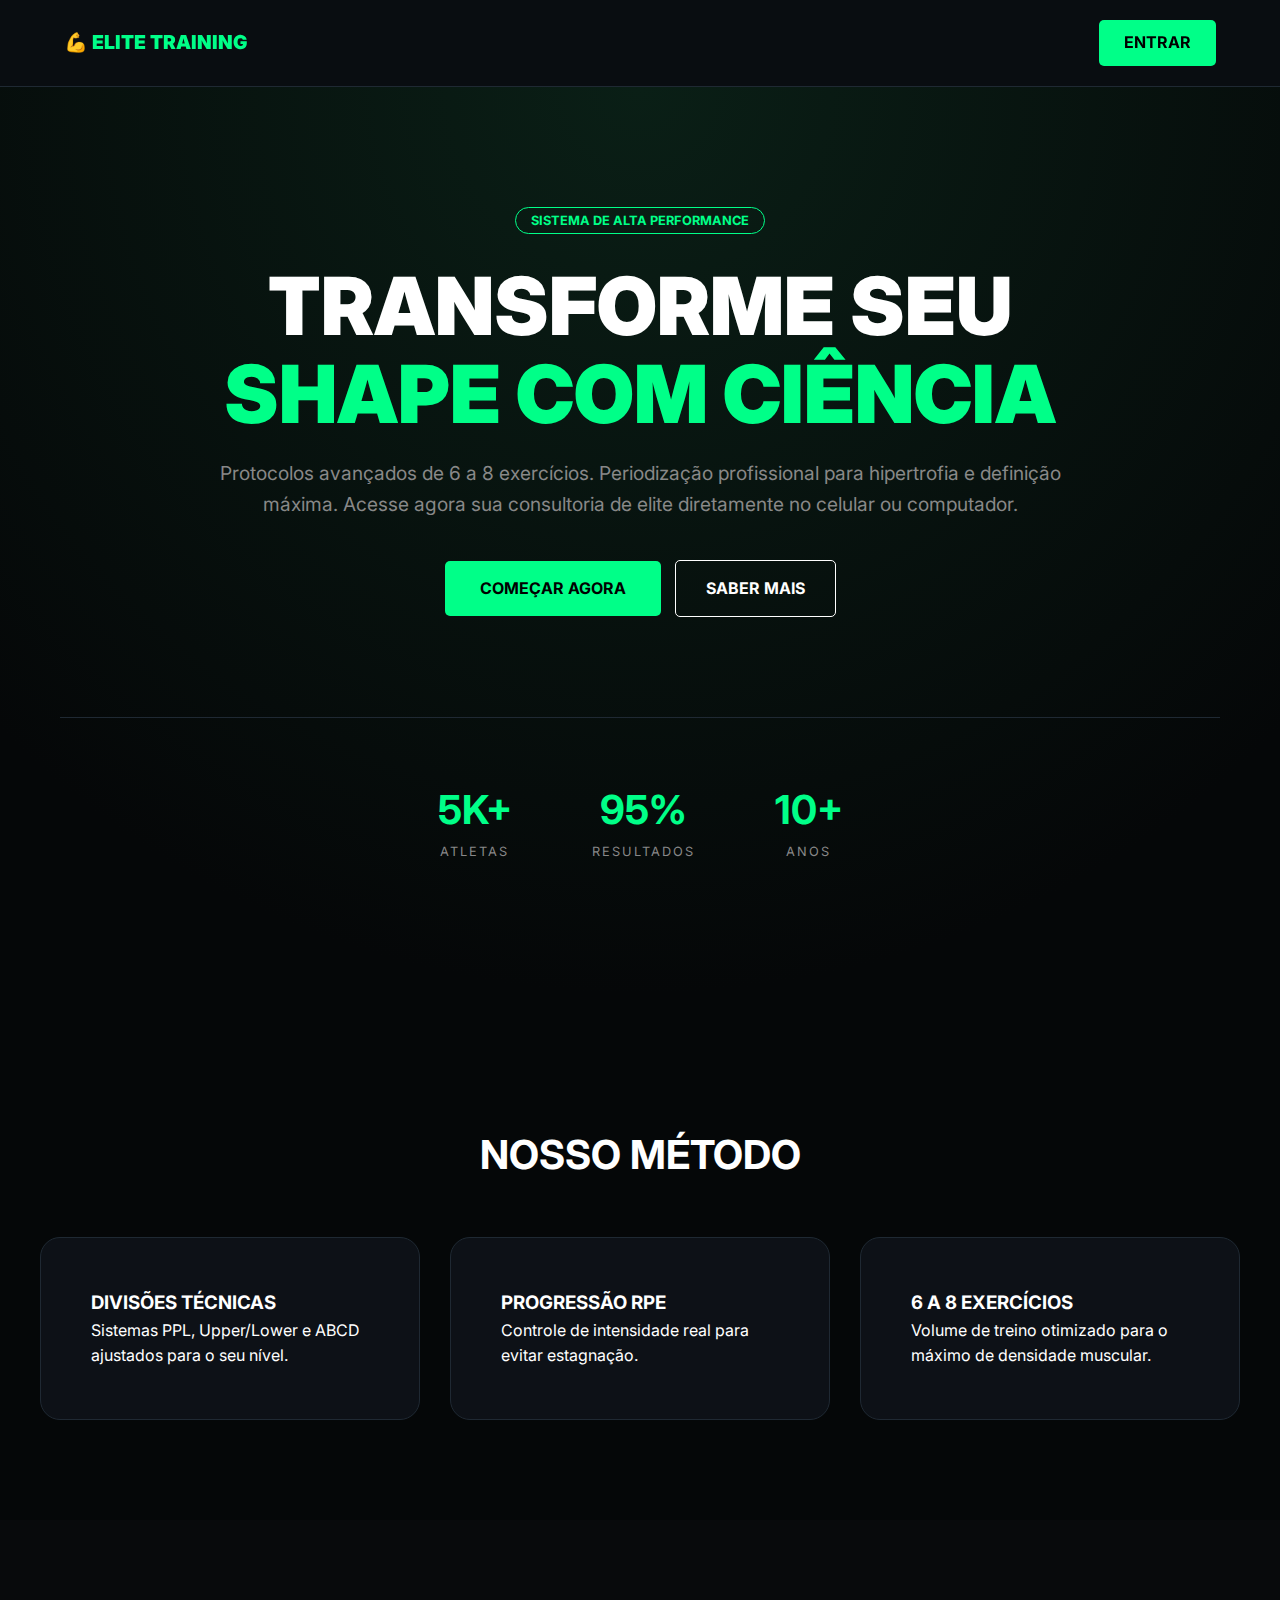
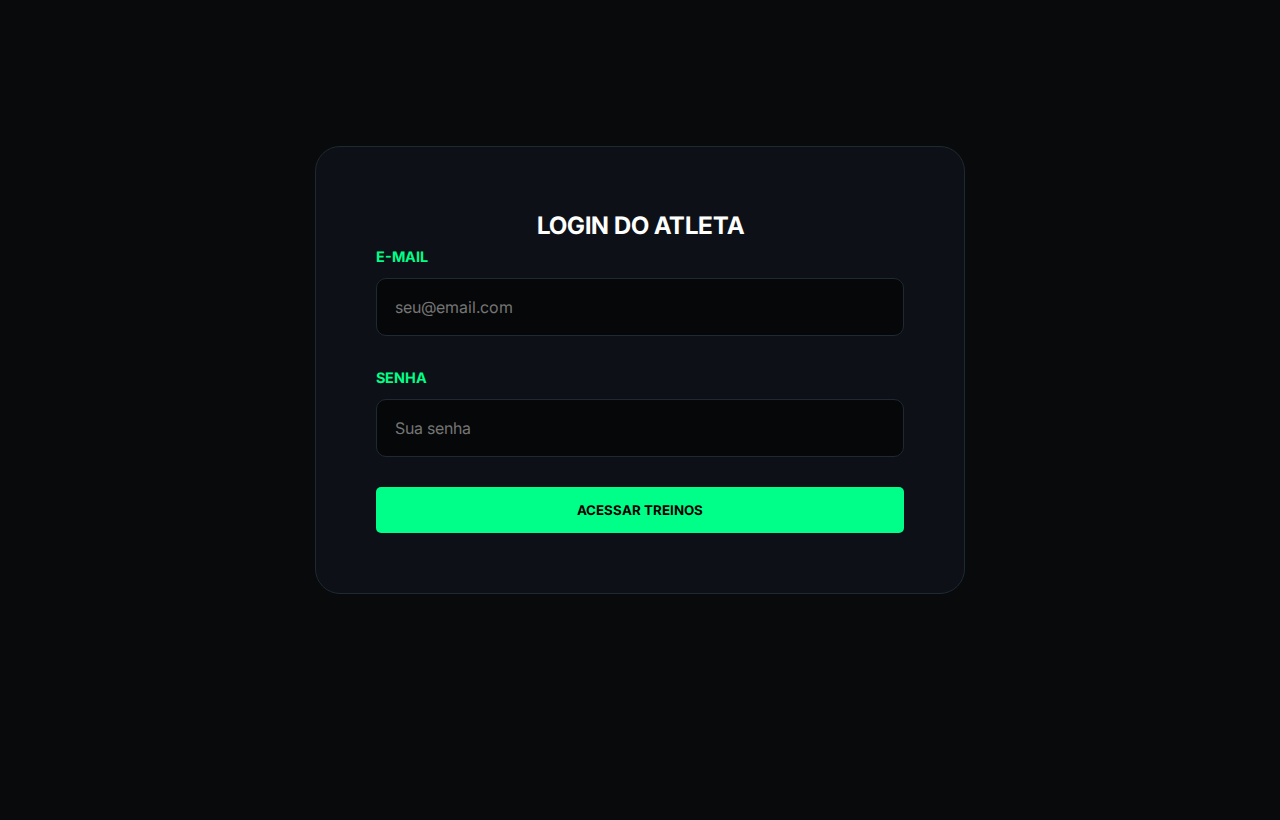
<file: index.html>
<!DOCTYPE html>
<html lang="pt-br">
<head>
    <meta charset="UTF-8">
    <meta name="viewport" content="width=device-width, initial-scale=1.0">
    <title>Elite Training | Consultoria Pro</title>
    <link rel="stylesheet" href="css/style.css">
</head>
<body>
    <nav class="navbar">
        <div class="logo">💪 ELITE TRAINING</div>
        <a href="#login-section" class="btn-primary" style="padding: 10px 25px;">ENTRAR</a>
    </nav>

    <header class="hero">
        <div class="container">
            <span style="border: 1px solid var(--neon-green); color: var(--neon-green); padding: 5px 15px; border-radius: 20px; font-size: 0.8rem; font-weight: bold;">SISTEMA DE ALTA PERFORMANCE</span>
            <h1 style="margin-top: 30px;">TRANSFORME SEU <br> <span class="highlight">SHAPE COM CIÊNCIA</span></h1>
            <p>Protocolos avançados de 6 a 8 exercícios. Periodização profissional para hipertrofia e definição máxima. Acesse agora sua consultoria de elite diretamente no celular ou computador.</p>
            
            <div class="hero-btns">
                <a href="#login-section" class="btn-primary">COMEÇAR AGORA</a>
                <a href="#metodologia" class="btn-secondary" style="margin-left: 10px;">SABER MAIS</a>
            </div>
            
            <div class="stats">
                <div><strong>5K+</strong><p>ATLETAS</p></div>
                <div><strong>95%</strong><p>RESULTADOS</p></div>
                <div><strong>10+</strong><p>ANOS</p></div>
            </div>
        </div>
    </header>

    <section id="metodologia" class="methodology container" style="padding: 100px 0; text-align: center;">
        <h2 style="font-size: 2.5rem; margin-bottom: 50px;">NOSSO MÉTODO</h2>
        <div class="grid-metodologia">
            <div class="card-metodologia">
                <h3>DIVISÕES TÉCNICAS</h3>
                <p>Sistemas PPL, Upper/Lower e ABCD ajustados para o seu nível.</p>
            </div>
            <div class="card-metodologia">
                <h3>PROGRESSÃO RPE</h3>
                <p>Controle de intensidade real para evitar estagnação.</p>
            </div>
            <div class="card-metodologia">
                <h3>6 A 8 EXERCÍCIOS</h3>
                <p>Volume de treino otimizado para o máximo de densidade muscular.</p>
            </div>
        </div>
    </section>

    <section id="login-section" class="full-center" style="background: #080a0c;">
        <div class="form-card">
            <h2>LOGIN DO ATLETA</h2>
            <form action="consultoria.html">
                <div class="input-group">
                    <label>E-MAIL</label>
                    <input type="email" placeholder="seu@email.com" required>
                </div>
                <div class="input-group">
                    <label>SENHA</label>
                    <input type="password" placeholder="Sua senha" required>
                </div>
                <button type="submit" class="btn-primary" style="width: 100%;">ACESSAR TREINOS</button>
            </form>
        </div>
    </section>
</body>
</html>
</file>
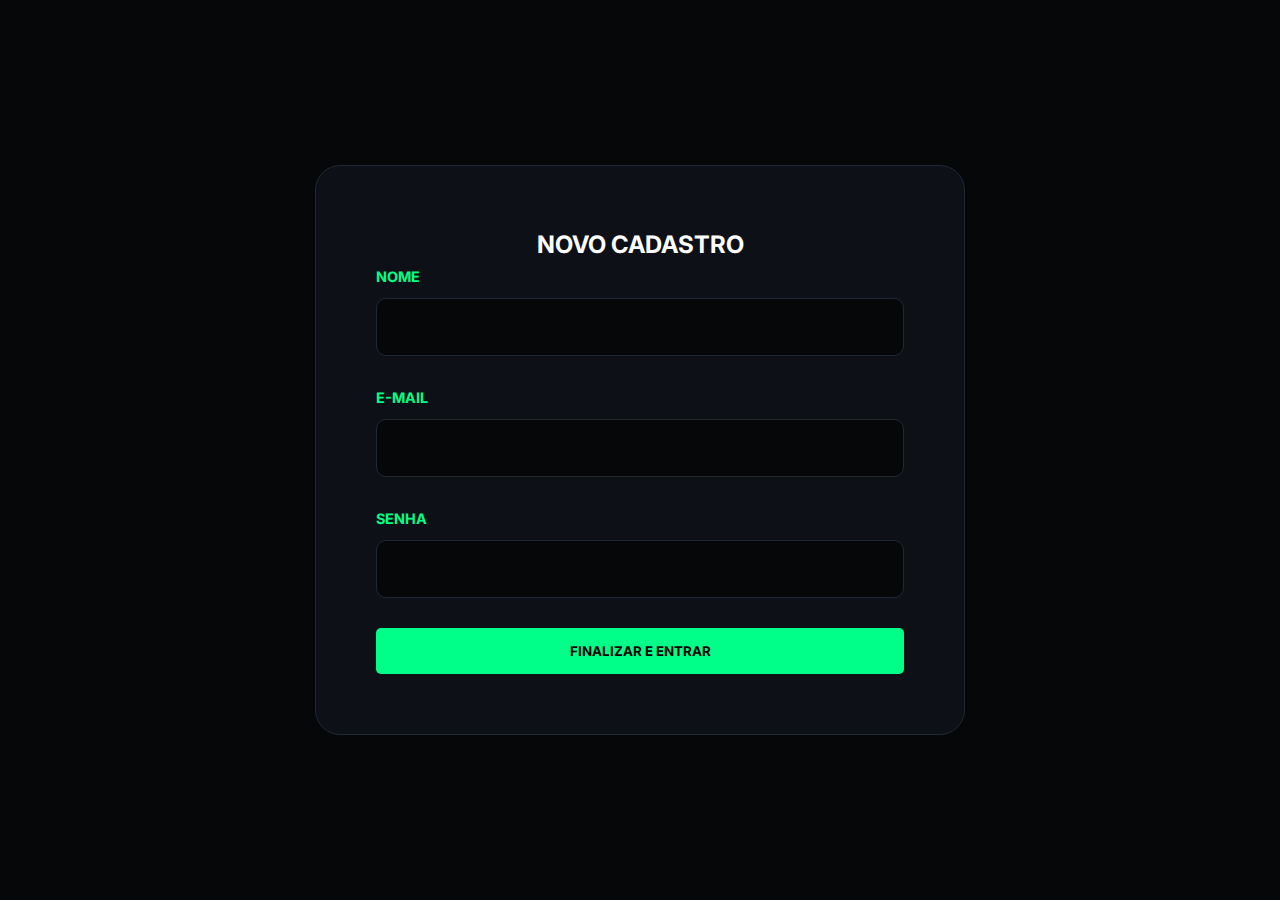
<file: cadastro.html>
<!DOCTYPE html>
<html lang="pt-br">
<head>
    <meta charset="UTF-8">
    <title>Elite Training | Cadastro</title>
    <link rel="stylesheet" href="css/style.css">
</head>
<body>
    <div class="full-center">
        <div class="form-card">
            <h2>NOVO CADASTRO</h2>
            <form action="consultoria.html">
                <div class="input-group"><label>NOME</label><input type="text" required></div>
                <div class="input-group"><label>E-MAIL</label><input type="email" required></div>
                <div class="input-group"><label>SENHA</label><input type="password" required></div>
                <button type="submit" class="btn-primary" style="width: 100%;">FINALIZAR E ENTRAR</button>
            </form>
        </div>
    </div>
</body>
</html>
</file>
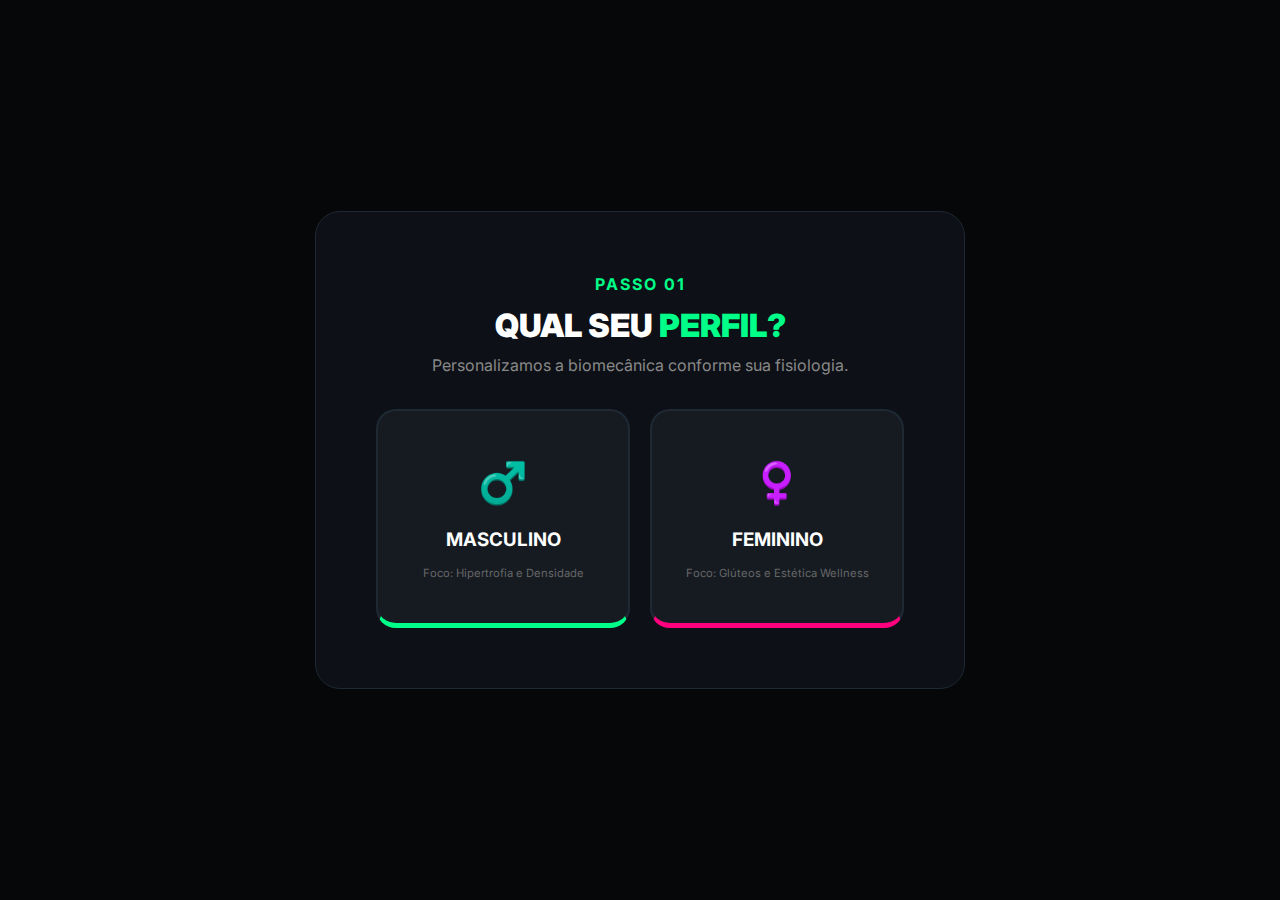
<file: consultoria.html>
<!DOCTYPE html>
<html lang="pt-br">
<head>
    <meta charset="UTF-8">
    <meta name="viewport" content="width=device-width, initial-scale=1.0">
    <title>Configuração de Protocolo | Elite Training</title>
    <link rel="stylesheet" href="css/style.css">
    <style>
        /* Estilos específicos para esta página para torná-la maior e mais imponente */
        .step-container { display: none; animation: fadeIn 0.5s ease-in-out; }
        .step-active { display: block; }
        
        .gender-grid { display: grid; grid-template-columns: 1fr 1fr; gap: 20px; margin-top: 30px; }
        .gender-card { 
            background: #161b22; border: 2px solid var(--border); padding: 40px 20px; 
            border-radius: 20px; cursor: pointer; transition: 0.3s; text-align: center;
        }
        .gender-card:hover { border-color: var(--neon-green); transform: translateY(-5px); }
        .gender-card i { font-size: 3rem; display: block; margin-bottom: 15px; }
        
        .division-info { font-size: 0.8rem; color: #888; display: block; margin-top: 5px; }
        
        @keyframes fadeIn { from { opacity: 0; transform: translateY(10px); } to { opacity: 1; transform: translateY(0); } }

        @media (max-width: 768px) {
            .gender-grid { grid-template-columns: 1fr; }
            .form-card { padding: 30px 15px; }
        }
    </style>
</head>
<body class="full-center">

    <div class="container" style="display: flex; justify-content: center;">
        
        <div id="step-1" class="form-card step-container step-active">
            <span style="color: var(--neon-green); font-weight: bold; letter-spacing: 2px;">PASSO 01</span>
            <h1 style="font-size: 2rem; margin: 10px 0;">QUAL SEU <span class="highlight">PERFIL?</span></h1>
            <p style="color: #888;">Personalizamos a biomecânica conforme sua fisiologia.</p>
            
            <div class="gender-grid">
                <div class="gender-card" onclick="nextStep('masculino')" style="border-bottom: 5px solid #00ff88;">
                    <span style="font-size: 40px;">♂️</span>
                    <h3 style="margin-top:10px;">MASCULINO</h3>
                    <p style="font-size: 0.7rem; color: #666; margin-top: 10px;">Foco: Hipertrofia e Densidade</p>
                </div>
                <div class="gender-card" onclick="nextStep('feminino')" style="border-bottom: 5px solid #ff007f;">
                    <span style="font-size: 40px;">♀️</span>
                    <h3 style="margin-top:10px;">FEMININO</h3>
                    <p style="font-size: 0.7rem; color: #666; margin-top: 10px;">Foco: Glúteos e Estética Wellness</p>
                </div>
            </div>
        </div>

        <div id="step-male" class="form-card step-container">
            <button onclick="prevStep()" style="background: none; border: none; color: #888; cursor: pointer; float: left;">← Voltar</button>
            <span style="color: var(--neon-green); font-weight: bold; letter-spacing: 2px;">MASCULINO</span>
            <h2 style="margin: 20px 0;">ESCOLHA SEU <span class="highlight">PROTOCOLO</span></h2>
            
            <form action="#" id="form-male">
                <label class="radio-option">
                    <input type="radio" name="divisao" value="ppl" checked>
                    <strong>PPL - Push Pull Legs (6 Dias)</strong>
                    <span class="division-info">Foco em volume total e hipertrofia máxima semanal.</span>
                </label>
                <label class="radio-option">
                    <input type="radio" name="divisao" value="ppl-ul">
                    <strong>PPL + UPPER LOWER (5 Dias)</strong>
                    <span class="division-info">Híbrido ideal para força e estética de elite.</span>
                </label>
                <label class="radio-option">
                    <input type="radio" name="divisao" value="abcd">
                    <strong>ABCD - Foco Definição (4 Dias)</strong>
                    <span class="division-info">Maior tempo de recuperação para queima de gordura.</span>
                </label>
                <label class="radio-option">
                    <input type="radio" name="divisao" value="up2x">
                    <strong>UPPER 2X (4 Dias)</strong>
                    <span class="division-info">Foco total na largura de ombros e expansão de dorsais.</span>
                </label>
                <button type="submit" class="btn-primary" style="margin-top: 20px; width: 100%;">GERAR PLANILHA COMPLETA</button>
            </form>
        </div>

        <div id="step-female" class="form-card step-container">
            <button onclick="prevStep()" style="background: none; border: none; color: #888; cursor: pointer; float: left;">← Voltar</button>
            <span style="color: #ff007f; font-weight: bold; letter-spacing: 2px;">FEMININO</span>
            <h2 style="margin: 20px 0;">ESCOLHA SEU <span class="highlight">OBJETIVO</span></h2>
            
            <form action="#" id="form-female">
                <label class="radio-option" style="border-left: 4px solid #ff007f;">
                    <input type="radio" name="divisao" value="fem-abcde" checked>
                    <strong>PROTOCOL SOPHIA BIANCO (5 Dias)</strong>
                    <span class="division-info">Treino de elite: Glúteo 2x, Quadríceps e Deltoides.</span>
                </label>
                <label class="radio-option" style="border-left: 4px solid #ff007f;">
                    <input type="radio" name="divisao" value="fem-abc">
                    <strong>FOCO EM INFERIORES (4 Dias)</strong>
                    <span class="division-info">Prioridade em Glúteo Médio, Posterior e Perna completa.</span>
                </label>
                <label class="radio-option" style="border-left: 4px solid #ff007f;">
                    <input type="radio" name="divisao" value="fem-ab">
                    <strong>TONIFICAÇÃO ACELERADA (3 Dias)</strong>
                    <span class="division-info">Treino metabólico para perda de medidas e definição.</span>
                </label>
                <button type="submit" class="btn-primary" style="background: #ff007f; margin-top: 20px; width: 100%;">LIBERAR ACESSO PRO</button>
            </form>
        </div>

    </div>

    <script>
        function nextStep(gender) {
            document.getElementById('step-1').classList.remove('step-active');
            if (gender === 'masculino') {
                document.getElementById('step-male').classList.add('step-active');
            } else {
                document.getElementById('step-female').classList.add('step-active');
            }
        }

        function prevStep() {
            document.querySelectorAll('.step-container').forEach(step => step.classList.remove('step-active'));
            document.getElementById('step-1').classList.add('step-active');
        }

        // Lógica de Redirecionamento unificada
        const handleForm = (e) => {
            e.preventDefault();
            const divisao = e.target.querySelector('input[name="divisao"]:checked').value;
            const rotas = {
                'ppl': 'treino-ppl.html',
                'ppl-ul': 'treino-ppl-ul.html',
                'abcd': 'treino-abcd.html',
                'up2x': 'treino-up2x.html',
                'fem-ab': 'treino-femininoAB.html',
                'fem-abc': 'treino-femininoABC.html',
                'fem-abcde': 'treino-femininoABCDE.html'
            };
            window.location.href = rotas[divisao];
        };

        document.getElementById('form-male').addEventListener('submit', handleForm);
        document.getElementById('form-female').addEventListener('submit', handleForm);
    </script>
</body>
</html>
</file>
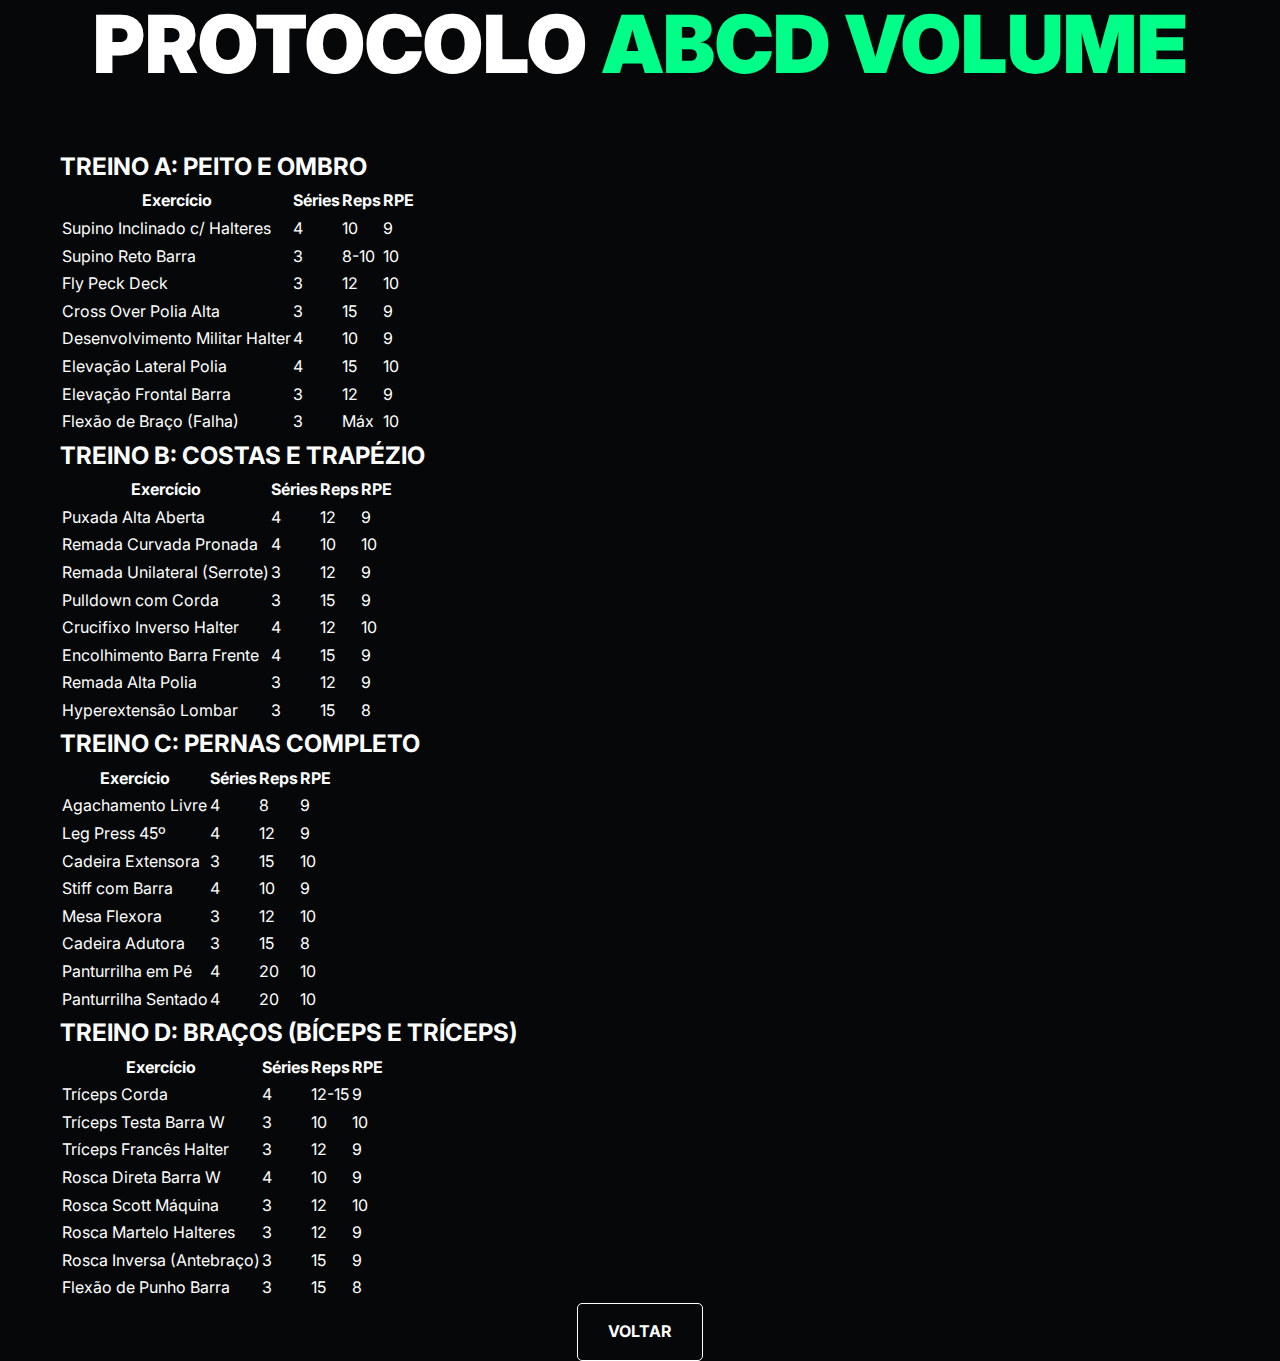
<file: treino-abcd.html>
<!DOCTYPE html>
<html lang="pt-br">
<head>
    <meta charset="UTF-8">
    <title>Protocolo ABCD | Elite Training</title>
    <link rel="stylesheet" href="css/style.css">
</head>
<body class="treino-page container">
    <header style="text-align: center; margin-bottom: 60px;">
        <h1>PROTOCOLO <span class="highlight">ABCD VOLUME</span></h1>
    </header>

    <div class="dia-bloco">
        <h2>TREINO A: PEITO E OMBRO</h2>
        <table>
            <thead><tr><th>Exercício</th><th>Séries</th><th>Reps</th><th>RPE</th></tr></thead>
            <tbody>
                <tr><td>Supino Inclinado c/ Halteres</td><td>4</td><td>10</td><td>9</td></tr>
                <tr><td>Supino Reto Barra</td><td>3</td><td>8-10</td><td>10</td></tr>
                <tr><td>Fly Peck Deck</td><td>3</td><td>12</td><td>10</td></tr>
                <tr><td>Cross Over Polia Alta</td><td>3</td><td>15</td><td>9</td></tr>
                <tr><td>Desenvolvimento Militar Halter</td><td>4</td><td>10</td><td>9</td></tr>
                <tr><td>Elevação Lateral Polia</td><td>4</td><td>15</td><td>10</td></tr>
                <tr><td>Elevação Frontal Barra</td><td>3</td><td>12</td><td>9</td></tr>
                <tr><td>Flexão de Braço (Falha)</td><td>3</td><td>Máx</td><td>10</td></tr>
            </tbody>
        </table>
    </div>

    <div class="dia-bloco">
        <h2>TREINO B: COSTAS E TRAPÉZIO</h2>
        <table>
            <thead><tr><th>Exercício</th><th>Séries</th><th>Reps</th><th>RPE</th></tr></thead>
            <tbody>
                <tr><td>Puxada Alta Aberta</td><td>4</td><td>12</td><td>9</td></tr>
                <tr><td>Remada Curvada Pronada</td><td>4</td><td>10</td><td>10</td></tr>
                <tr><td>Remada Unilateral (Serrote)</td><td>3</td><td>12</td><td>9</td></tr>
                <tr><td>Pulldown com Corda</td><td>3</td><td>15</td><td>9</td></tr>
                <tr><td>Crucifixo Inverso Halter</td><td>4</td><td>12</td><td>10</td></tr>
                <tr><td>Encolhimento Barra Frente</td><td>4</td><td>15</td><td>9</td></tr>
                <tr><td>Remada Alta Polia</td><td>3</td><td>12</td><td>9</td></tr>
                <tr><td>Hyperextensão Lombar</td><td>3</td><td>15</td><td>8</td></tr>
            </tbody>
        </table>
    </div>

    <div class="dia-bloco">
        <h2>TREINO C: PERNAS COMPLETO</h2>
        <table>
            <thead><tr><th>Exercício</th><th>Séries</th><th>Reps</th><th>RPE</th></tr></thead>
            <tbody>
                <tr><td>Agachamento Livre</td><td>4</td><td>8</td><td>9</td></tr>
                <tr><td>Leg Press 45º</td><td>4</td><td>12</td><td>9</td></tr>
                <tr><td>Cadeira Extensora</td><td>3</td><td>15</td><td>10</td></tr>
                <tr><td>Stiff com Barra</td><td>4</td><td>10</td><td>9</td></tr>
                <tr><td>Mesa Flexora</td><td>3</td><td>12</td><td>10</td></tr>
                <tr><td>Cadeira Adutora</td><td>3</td><td>15</td><td>8</td></tr>
                <tr><td>Panturrilha em Pé</td><td>4</td><td>20</td><td>10</td></tr>
                <tr><td>Panturrilha Sentado</td><td>4</td><td>20</td><td>10</td></tr>
            </tbody>
        </table>
    </div>

    <div class="dia-bloco">
        <h2>TREINO D: BRAÇOS (BÍCEPS E TRÍCEPS)</h2>
        <table>
            <thead><tr><th>Exercício</th><th>Séries</th><th>Reps</th><th>RPE</th></tr></thead>
            <tbody>
                <tr><td>Tríceps Corda</td><td>4</td><td>12-15</td><td>9</td></tr>
                <tr><td>Tríceps Testa Barra W</td><td>3</td><td>10</td><td>10</td></tr>
                <tr><td>Tríceps Francês Halter</td><td>3</td><td>12</td><td>9</td></tr>
                <tr><td>Rosca Direta Barra W</td><td>4</td><td>10</td><td>9</td></tr>
                <tr><td>Rosca Scott Máquina</td><td>3</td><td>12</td><td>10</td></tr>
                <tr><td>Rosca Martelo Halteres</td><td>3</td><td>12</td><td>9</td></tr>
                <tr><td>Rosca Inversa (Antebraço)</td><td>3</td><td>15</td><td>9</td></tr>
                <tr><td>Flexão de Punho Barra</td><td>3</td><td>15</td><td>8</td></tr>
            </tbody>
        </table>
    </div>
    <center><a href="consultoria.html" class="btn-secondary">VOLTAR</a></center>
</body>
</html>
</file>
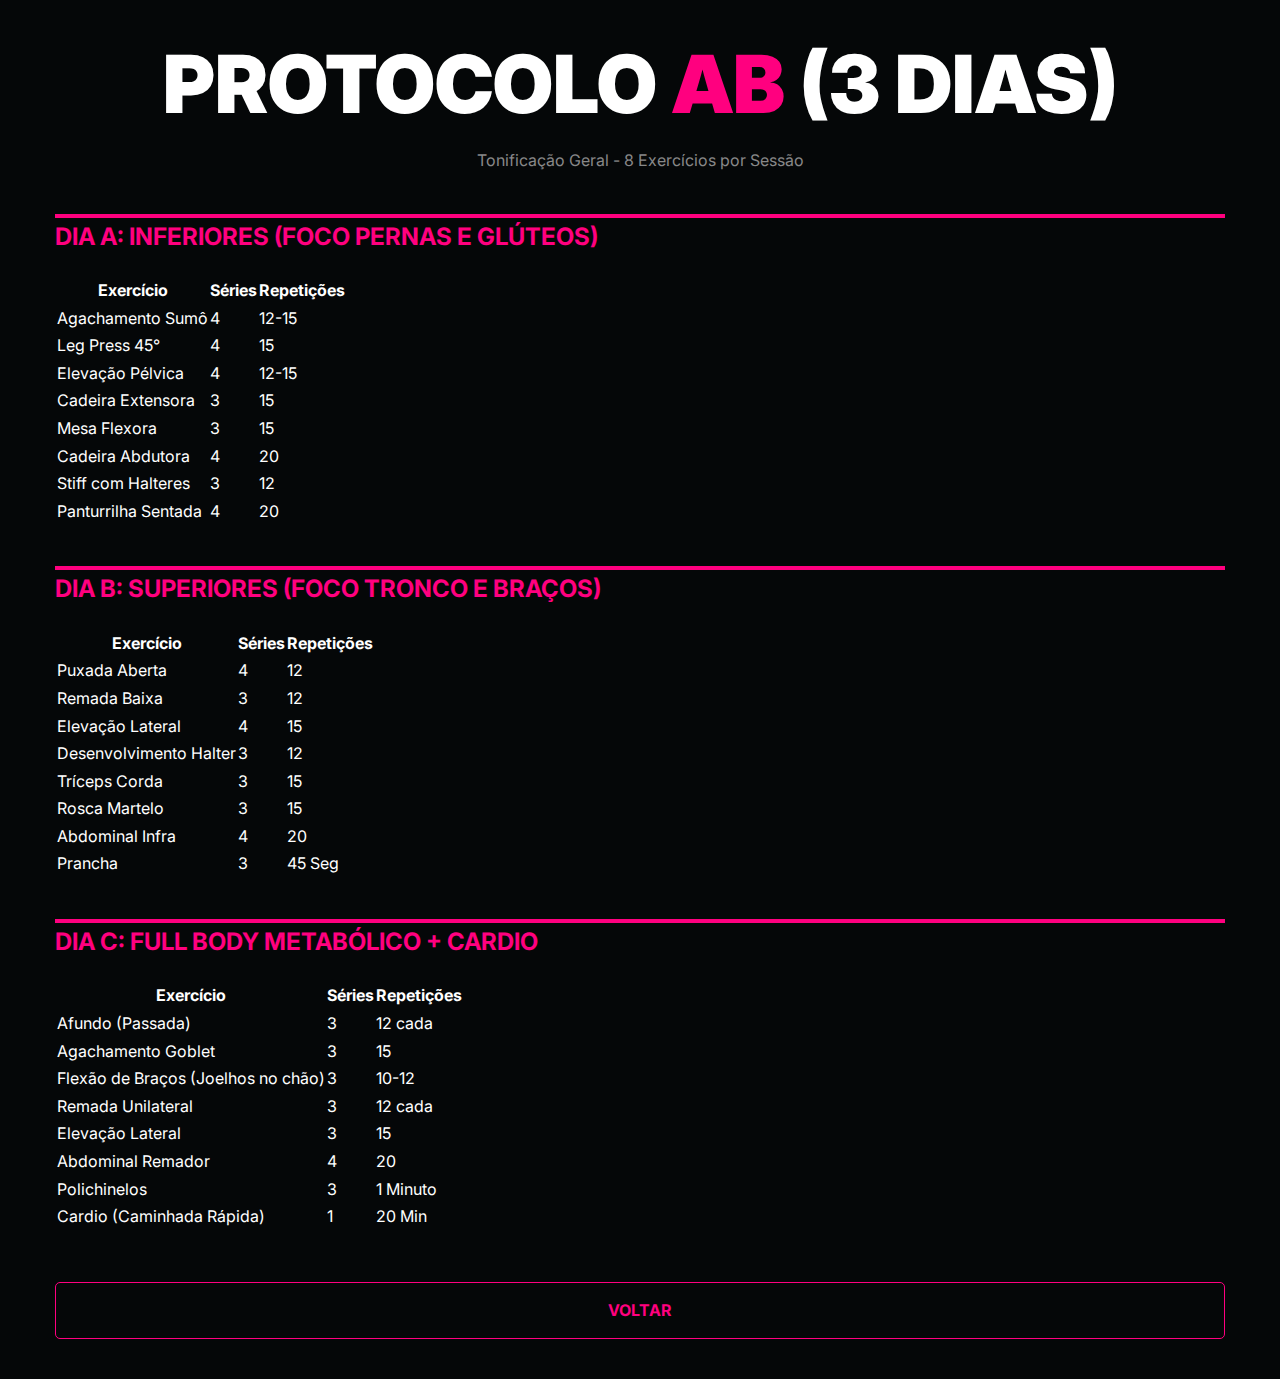
<file: treino-femininoAB.html>
<!DOCTYPE html>
<html lang="pt-br">
<head>
    <meta charset="UTF-8">
    <meta name="viewport" content="width=device-width, initial-scale=1.0">
    <title>Protocolo Feminino AB (3 Dias) | Elite</title>
    <link rel="stylesheet" href="css/style.css">
    <style>
        .highlight-fem { color: #ff007f; }
        .dia-bloco { border-top: 4px solid #ff007f; margin-bottom: 40px; }
        h2 { color: #ff007f; margin-bottom: 20px; text-transform: uppercase; }
    </style>
</head>
<body class="container" style="padding: 40px 15px;">
    <h1 style="text-align: center;">PROTOCOLO <span class="highlight-fem">AB</span> (3 DIAS)</h1>
    <p style="text-align: center; color: #888; margin-bottom: 40px;">Tonificação Geral - 8 Exercícios por Sessão</p>

    <div class="dia-bloco">
        <h2>DIA A: INFERIORES (FOCO PERNAS E GLÚTEOS)</h2>
        <table>
            <thead><tr><th>Exercício</th><th>Séries</th><th>Repetições</th></tr></thead>
            <tbody>
                <tr><td>Agachamento Sumô</td><td>4</td><td>12-15</td></tr>
                <tr><td>Leg Press 45°</td><td>4</td><td>15</td></tr>
                <tr><td>Elevação Pélvica</td><td>4</td><td>12-15</td></tr>
                <tr><td>Cadeira Extensora</td><td>3</td><td>15</td></tr>
                <tr><td>Mesa Flexora</td><td>3</td><td>15</td></tr>
                <tr><td>Cadeira Abdutora</td><td>4</td><td>20</td></tr>
                <tr><td>Stiff com Halteres</td><td>3</td><td>12</td></tr>
                <tr><td>Panturrilha Sentada</td><td>4</td><td>20</td></tr>
            </tbody>
        </table>
    </div>

    <div class="dia-bloco">
        <h2>DIA B: SUPERIORES (FOCO TRONCO E BRAÇOS)</h2>
        <table>
            <thead><tr><th>Exercício</th><th>Séries</th><th>Repetições</th></tr></thead>
            <tbody>
                <tr><td>Puxada Aberta</td><td>4</td><td>12</td></tr>
                <tr><td>Remada Baixa</td><td>3</td><td>12</td></tr>
                <tr><td>Elevação Lateral</td><td>4</td><td>15</td></tr>
                <tr><td>Desenvolvimento Halter</td><td>3</td><td>12</td></tr>
                <tr><td>Tríceps Corda</td><td>3</td><td>15</td></tr>
                <tr><td>Rosca Martelo</td><td>3</td><td>15</td></tr>
                <tr><td>Abdominal Infra</td><td>4</td><td>20</td></tr>
                <tr><td>Prancha</td><td>3</td><td>45 Seg</td></tr>
            </tbody>
        </table>
    </div>

    <div class="dia-bloco">
        <h2>DIA C: FULL BODY METABÓLICO + CARDIO</h2>
        <table>
            <thead><tr><th>Exercício</th><th>Séries</th><th>Repetições</th></tr></thead>
            <tbody>
                <tr><td>Afundo (Passada)</td><td>3</td><td>12 cada</td></tr>
                <tr><td>Agachamento Goblet</td><td>3</td><td>15</td></tr>
                <tr><td>Flexão de Braços (Joelhos no chão)</td><td>3</td><td>10-12</td></tr>
                <tr><td>Remada Unilateral</td><td>3</td><td>12 cada</td></tr>
                <tr><td>Elevação Lateral</td><td>3</td><td>15</td></tr>
                <tr><td>Abdominal Remador</td><td>4</td><td>20</td></tr>
                <tr><td>Polichinelos</td><td>3</td><td>1 Minuto</td></tr>
                <tr><td>Cardio (Caminhada Rápida)</td><td>1</td><td>20 Min</td></tr>
            </tbody>
        </table>
    </div>

    <div style="text-align: center; margin-top: 50px;">
        <a href="consultoria.html" class="btn-secondary" style="width: 100%; border-color: #ff007f; color: #ff007f;">VOLTAR</a>
    </div>
</body>
</html>
</file>
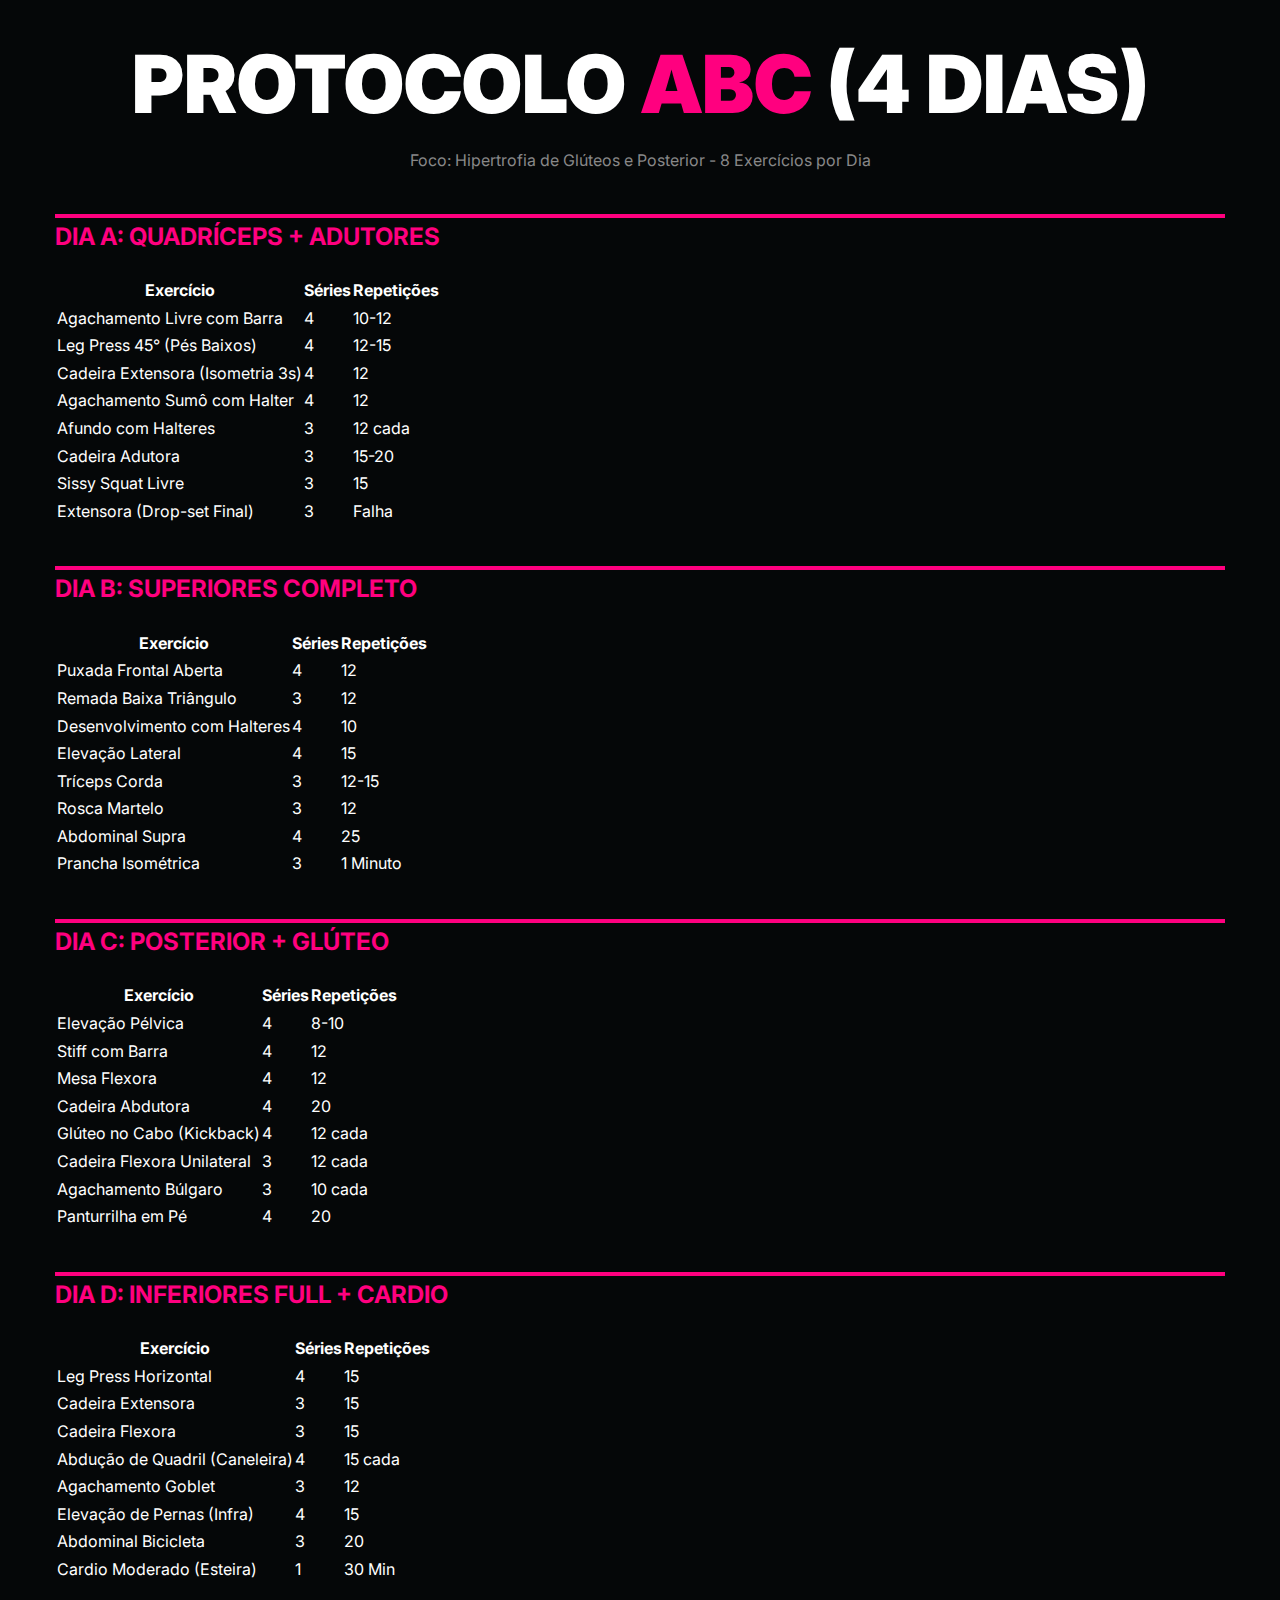
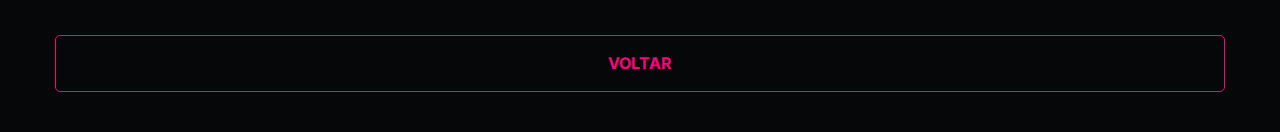
<file: treino-femininoABC.html>
<!DOCTYPE html>
<html lang="pt-br">
<head>
    <meta charset="UTF-8">
    <meta name="viewport" content="width=device-width, initial-scale=1.0">
    <title>Protocolo Feminino ABC (4 Dias) | Elite</title>
    <link rel="stylesheet" href="css/style.css">
    <style>
        .highlight-fem { color: #ff007f; }
        .dia-bloco { border-top: 4px solid #ff007f; margin-bottom: 40px; }
        h2 { color: #ff007f; margin-bottom: 20px; text-transform: uppercase; }
    </style>
</head>
<body class="container" style="padding: 40px 15px;">
    <h1 style="text-align: center;">PROTOCOLO <span class="highlight-fem">ABC</span> (4 DIAS)</h1>
    <p style="text-align: center; color: #888; margin-bottom: 40px;">Foco: Hipertrofia de Glúteos e Posterior - 8 Exercícios por Dia</p>

    <div class="dia-bloco">
        <h2>DIA A: QUADRÍCEPS + ADUTORES</h2>
        <table>
            <thead><tr><th>Exercício</th><th>Séries</th><th>Repetições</th></tr></thead>
            <tbody>
                <tr><td>Agachamento Livre com Barra</td><td>4</td><td>10-12</td></tr>
                <tr><td>Leg Press 45° (Pés Baixos)</td><td>4</td><td>12-15</td></tr>
                <tr><td>Cadeira Extensora (Isometria 3s)</td><td>4</td><td>12</td></tr>
                <tr><td>Agachamento Sumô com Halter</td><td>4</td><td>12</td></tr>
                <tr><td>Afundo com Halteres</td><td>3</td><td>12 cada</td></tr>
                <tr><td>Cadeira Adutora</td><td>3</td><td>15-20</td></tr>
                <tr><td>Sissy Squat Livre</td><td>3</td><td>15</td></tr>
                <tr><td>Extensora (Drop-set Final)</td><td>3</td><td>Falha</td></tr>
            </tbody>
        </table>
    </div>

    <div class="dia-bloco">
        <h2>DIA B: SUPERIORES COMPLETO</h2>
        <table>
            <thead><tr><th>Exercício</th><th>Séries</th><th>Repetições</th></tr></thead>
            <tbody>
                <tr><td>Puxada Frontal Aberta</td><td>4</td><td>12</td></tr>
                <tr><td>Remada Baixa Triângulo</td><td>3</td><td>12</td></tr>
                <tr><td>Desenvolvimento com Halteres</td><td>4</td><td>10</td></tr>
                <tr><td>Elevação Lateral</td><td>4</td><td>15</td></tr>
                <tr><td>Tríceps Corda</td><td>3</td><td>12-15</td></tr>
                <tr><td>Rosca Martelo</td><td>3</td><td>12</td></tr>
                <tr><td>Abdominal Supra</td><td>4</td><td>25</td></tr>
                <tr><td>Prancha Isométrica</td><td>3</td><td>1 Minuto</td></tr>
            </tbody>
        </table>
    </div>

    <div class="dia-bloco">
        <h2>DIA C: POSTERIOR + GLÚTEO</h2>
        <table>
            <thead><tr><th>Exercício</th><th>Séries</th><th>Repetições</th></tr></thead>
            <tbody>
                <tr><td>Elevação Pélvica</td><td>4</td><td>8-10</td></tr>
                <tr><td>Stiff com Barra</td><td>4</td><td>12</td></tr>
                <tr><td>Mesa Flexora</td><td>4</td><td>12</td></tr>
                <tr><td>Cadeira Abdutora</td><td>4</td><td>20</td></tr>
                <tr><td>Glúteo no Cabo (Kickback)</td><td>4</td><td>12 cada</td></tr>
                <tr><td>Cadeira Flexora Unilateral</td><td>3</td><td>12 cada</td></tr>
                <tr><td>Agachamento Búlgaro</td><td>3</td><td>10 cada</td></tr>
                <tr><td>Panturrilha em Pé</td><td>4</td><td>20</td></tr>
            </tbody>
        </table>
    </div>

    <div class="dia-bloco">
        <h2>DIA D: INFERIORES FULL + CARDIO</h2>
        <table>
            <thead><tr><th>Exercício</th><th>Séries</th><th>Repetições</th></tr></thead>
            <tbody>
                <tr><td>Leg Press Horizontal</td><td>4</td><td>15</td></tr>
                <tr><td>Cadeira Extensora</td><td>3</td><td>15</td></tr>
                <tr><td>Cadeira Flexora</td><td>3</td><td>15</td></tr>
                <tr><td>Abdução de Quadril (Caneleira)</td><td>4</td><td>15 cada</td></tr>
                <tr><td>Agachamento Goblet</td><td>3</td><td>12</td></tr>
                <tr><td>Elevação de Pernas (Infra)</td><td>4</td><td>15</td></tr>
                <tr><td>Abdominal Bicicleta</td><td>3</td><td>20</td></tr>
                <tr><td>Cardio Moderado (Esteira)</td><td>1</td><td>30 Min</td></tr>
            </tbody>
        </table>
    </div>

    <div style="text-align: center; margin-top: 50px;">
        <a href="consultoria.html" class="btn-secondary" style="width: 100%; border-color: #ff007f; color: #ff007f;">VOLTAR</a>
    </div>
</body>
</html>
</file>
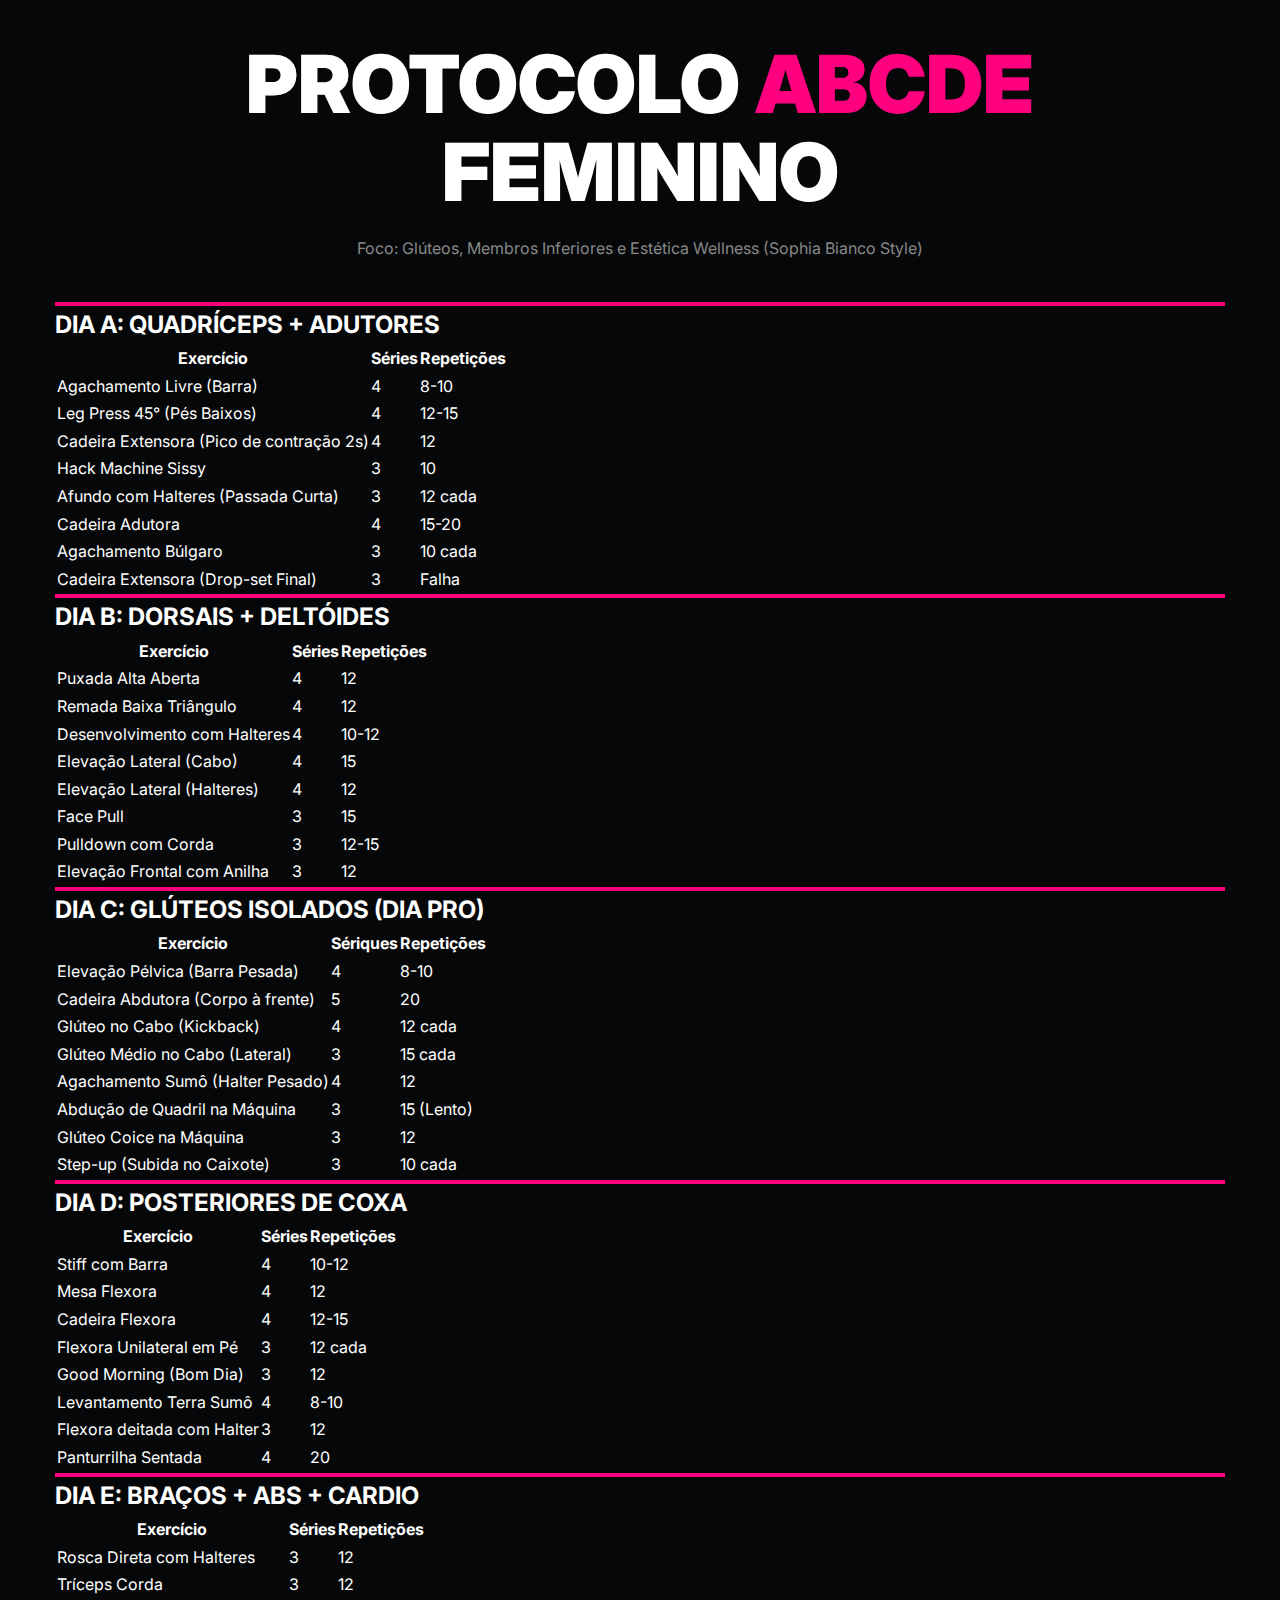
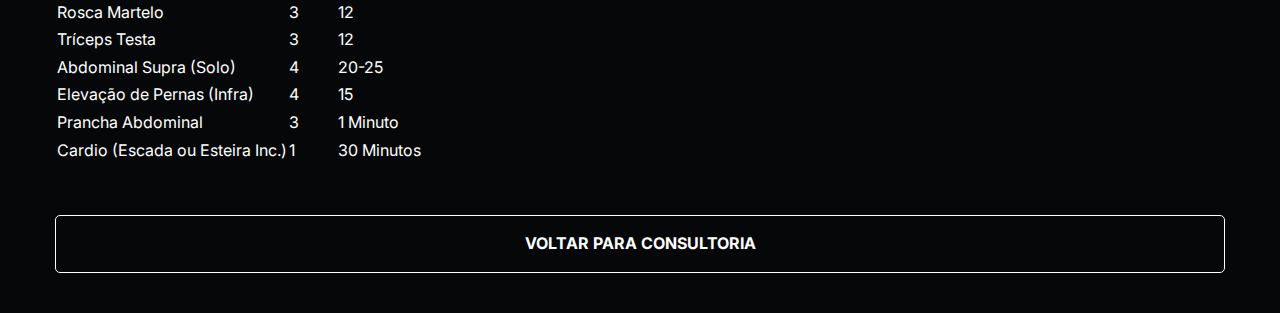
<file: treino-femininoABCDE.html>
<!DOCTYPE html>
<html lang="pt-br">
<head>
    <meta charset="UTF-8">
    <meta name="viewport" content="width=device-width, initial-scale=1.0">
    <title>Protocolo Elite Feminino ABCDE</title>
    <link rel="stylesheet" href="css/style.css">
    <style>
        .highlight-fem { color: #ff007f; }
        .dia-bloco { border-top: 4px solid #ff007f; }
    </style>
</head>
<body class="container" style="padding: 40px 15px;">
    <h1 style="text-align: center;">PROTOCOLO <span class="highlight-fem">ABCDE</span> FEMININO</h1>
    <p style="text-align: center; color: #888; margin-bottom: 40px;">Foco: Glúteos, Membros Inferiores e Estética Wellness (Sophia Bianco Style)</p>

    <div class="dia-bloco">
        <h2>DIA A: QUADRÍCEPS + ADUTORES</h2>
        <table>
            <thead><tr><th>Exercício</th><th>Séries</th><th>Repetições</th></tr></thead>
            <tbody>
                <tr><td>Agachamento Livre (Barra)</td><td>4</td><td>8-10</td></tr>
                <tr><td>Leg Press 45° (Pés Baixos)</td><td>4</td><td>12-15</td></tr>
                <tr><td>Cadeira Extensora (Pico de contração 2s)</td><td>4</td><td>12</td></tr>
                <tr><td>Hack Machine Sissy</td><td>3</td><td>10</td></tr>
                <tr><td>Afundo com Halteres (Passada Curta)</td><td>3</td><td>12 cada</td></tr>
                <tr><td>Cadeira Adutora</td><td>4</td><td>15-20</td></tr>
                <tr><td>Agachamento Búlgaro</td><td>3</td><td>10 cada</td></tr>
                <tr><td>Cadeira Extensora (Drop-set Final)</td><td>3</td><td>Falha</td></tr>
            </tbody>
        </table>
    </div>

    <div class="dia-bloco">
        <h2>DIA B: DORSAIS + DELTÓIDES</h2>
        <table>
            <thead><tr><th>Exercício</th><th>Séries</th><th>Repetições</th></tr></thead>
            <tbody>
                <tr><td>Puxada Alta Aberta</td><td>4</td><td>12</td></tr>
                <tr><td>Remada Baixa Triângulo</td><td>4</td><td>12</td></tr>
                <tr><td>Desenvolvimento com Halteres</td><td>4</td><td>10-12</td></tr>
                <tr><td>Elevação Lateral (Cabo)</td><td>4</td><td>15</td></tr>
                <tr><td>Elevação Lateral (Halteres)</td><td>4</td><td>12</td></tr>
                <tr><td>Face Pull</td><td>3</td><td>15</td></tr>
                <tr><td>Pulldown com Corda</td><td>3</td><td>12-15</td></tr>
                <tr><td>Elevação Frontal com Anilha</td><td>3</td><td>12</td></tr>
            </tbody>
        </table>
    </div>

    <div class="dia-bloco">
        <h2>DIA C: GLÚTEOS ISOLADOS (DIA PRO)</h2>
        <table>
            <thead><tr><th>Exercício</th><th>Sériques</th><th>Repetições</th></tr></thead>
            <tbody>
                <tr><td>Elevação Pélvica (Barra Pesada)</td><td>4</td><td>8-10</td></tr>
                <tr><td>Cadeira Abdutora (Corpo à frente)</td><td>5</td><td>20</td></tr>
                <tr><td>Glúteo no Cabo (Kickback)</td><td>4</td><td>12 cada</td></tr>
                <tr><td>Glúteo Médio no Cabo (Lateral)</td><td>3</td><td>15 cada</td></tr>
                <tr><td>Agachamento Sumô (Halter Pesado)</td><td>4</td><td>12</td></tr>
                <tr><td>Abdução de Quadril na Máquina</td><td>3</td><td>15 (Lento)</td></tr>
                <tr><td>Glúteo Coice na Máquina</td><td>3</td><td>12</td></tr>
                <tr><td>Step-up (Subida no Caixote)</td><td>3</td><td>10 cada</td></tr>
            </tbody>
        </table>
    </div>

    <div class="dia-bloco">
        <h2>DIA D: POSTERIORES DE COXA</h2>
        <table>
            <thead><tr><th>Exercício</th><th>Séries</th><th>Repetições</th></tr></thead>
            <tbody>
                <tr><td>Stiff com Barra</td><td>4</td><td>10-12</td></tr>
                <tr><td>Mesa Flexora</td><td>4</td><td>12</td></tr>
                <tr><td>Cadeira Flexora</td><td>4</td><td>12-15</td></tr>
                <tr><td>Flexora Unilateral em Pé</td><td>3</td><td>12 cada</td></tr>
                <tr><td>Good Morning (Bom Dia)</td><td>3</td><td>12</td></tr>
                <tr><td>Levantamento Terra Sumô</td><td>4</td><td>8-10</td></tr>
                <tr><td>Flexora deitada com Halter</td><td>3</td><td>12</td></tr>
                <tr><td>Panturrilha Sentada</td><td>4</td><td>20</td></tr>
            </tbody>
        </table>
    </div>

    <div class="dia-bloco">
        <h2>DIA E: BRAÇOS + ABS + CARDIO</h2>
        <table>
            <thead><tr><th>Exercício</th><th>Séries</th><th>Repetições</th></tr></thead>
            <tbody>
                <tr><td>Rosca Direta com Halteres</td><td>3</td><td>12</td></tr>
                <tr><td>Tríceps Corda</td><td>3</td><td>12</td></tr>
                <tr><td>Rosca Martelo</td><td>3</td><td>12</td></tr>
                <tr><td>Tríceps Testa</td><td>3</td><td>12</td></tr>
                <tr><td>Abdominal Supra (Solo)</td><td>4</td><td>20-25</td></tr>
                <tr><td>Elevação de Pernas (Infra)</td><td>4</td><td>15</td></tr>
                <tr><td>Prancha Abdominal</td><td>3</td><td>1 Minuto</td></tr>
                <tr><td>Cardio (Escada ou Esteira Inc.)</td><td>1</td><td>30 Minutos</td></tr>
            </tbody>
        </table>
    </div>

    <div style="text-align: center; margin-top: 50px;">
        <a href="consultoria.html" class="btn-secondary" style="width: 100%;">VOLTAR PARA CONSULTORIA</a>
    </div>
</body>
</html>
</file>
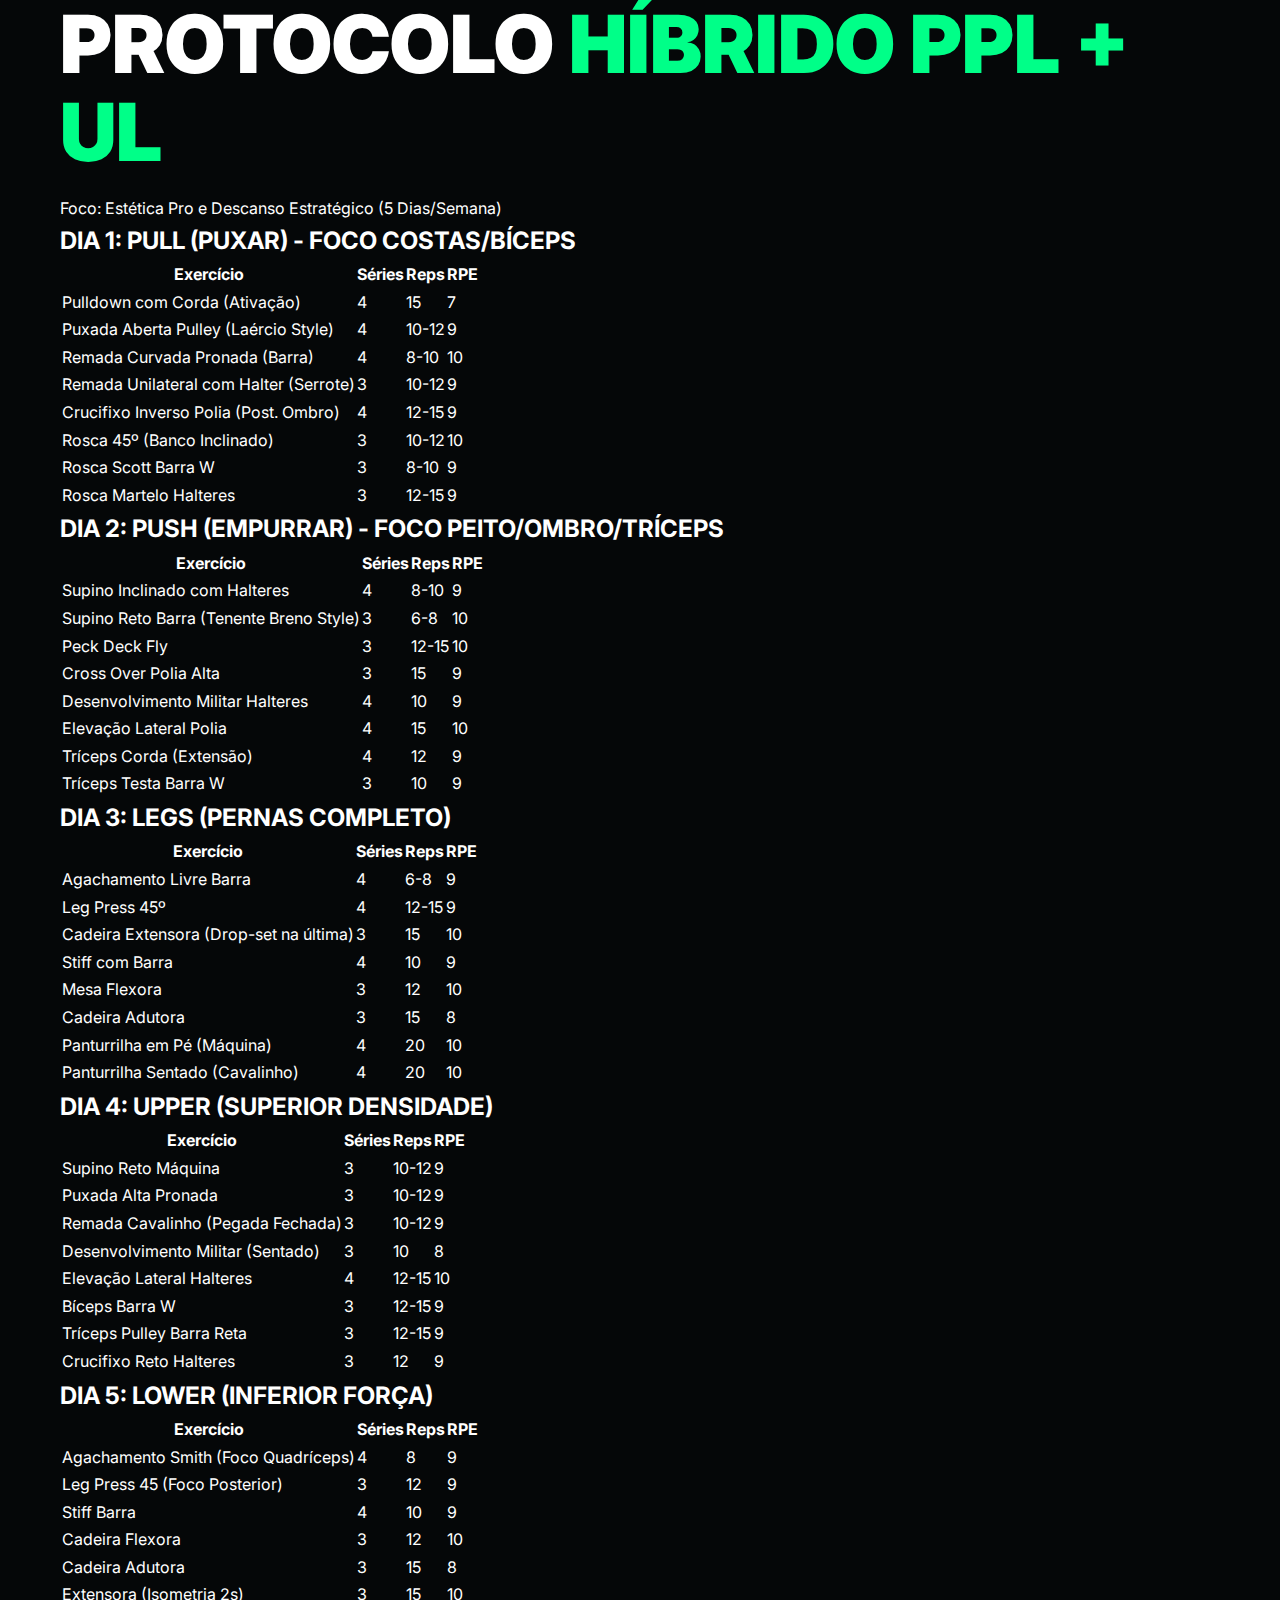
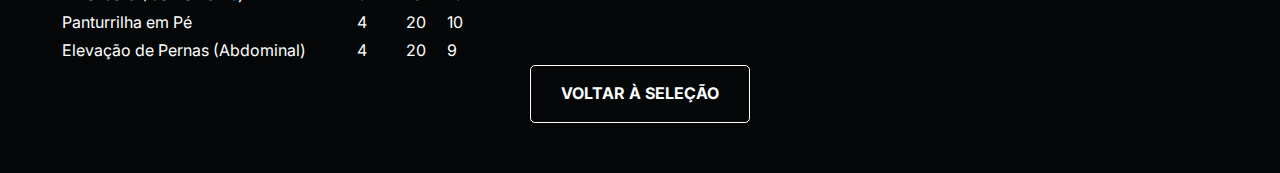
<file: treino-ppl-ul.html>
<!DOCTYPE html>
<html lang="pt-br">
<head>
    <meta charset="UTF-8">
    <title>Protocolo PPL+UL | Elite Training</title>
    <link rel="stylesheet" href="css/style.css">
</head>
<body class="treino-page container">
    <header class="treino-header">
        <h1>PROTOCOLO <span class="highlight">HÍBRIDO PPL + UL</span></h1>
        <p>Foco: Estética Pro e Descanso Estratégico (5 Dias/Semana)</p>
    </header>

    <div class="dia-bloco">
        <h2>DIA 1: PULL (PUXAR) - FOCO COSTAS/BÍCEPS</h2>
        <table>
            <thead><tr><th>Exercício</th><th>Séries</th><th>Reps</th><th>RPE</th></tr></thead>
            <tbody>
                <tr><td>Pulldown com Corda (Ativação)</td><td>4</td><td>15</td><td>7</td></tr>
                <tr><td>Puxada Aberta Pulley (Laércio Style)</td><td>4</td><td>10-12</td><td>9</td></tr>
                <tr><td>Remada Curvada Pronada (Barra)</td><td>4</td><td>8-10</td><td>10</td></tr>
                <tr><td>Remada Unilateral com Halter (Serrote)</td><td>3</td><td>10-12</td><td>9</td></tr>
                <tr><td>Crucifixo Inverso Polia (Post. Ombro)</td><td>4</td><td>12-15</td><td>9</td></tr>
                <tr><td>Rosca 45º (Banco Inclinado)</td><td>3</td><td>10-12</td><td>10</td></tr>
                <tr><td>Rosca Scott Barra W</td><td>3</td><td>8-10</td><td>9</td></tr>
                <tr><td>Rosca Martelo Halteres</td><td>3</td><td>12-15</td><td>9</td></tr>
            </tbody>
        </table>
    </div>

    <div class="dia-bloco">
        <h2>DIA 2: PUSH (EMPURRAR) - FOCO PEITO/OMBRO/TRÍCEPS</h2>
        <table>
            <thead><tr><th>Exercício</th><th>Séries</th><th>Reps</th><th>RPE</th></tr></thead>
            <tbody>
                <tr><td>Supino Inclinado com Halteres</td><td>4</td><td>8-10</td><td>9</td></tr>
                <tr><td>Supino Reto Barra (Tenente Breno Style)</td><td>3</td><td>6-8</td><td>10</td></tr>
                <tr><td>Peck Deck Fly</td><td>3</td><td>12-15</td><td>10</td></tr>
                <tr><td>Cross Over Polia Alta</td><td>3</td><td>15</td><td>9</td></tr>
                <tr><td>Desenvolvimento Militar Halteres</td><td>4</td><td>10</td><td>9</td></tr>
                <tr><td>Elevação Lateral Polia</td><td>4</td><td>15</td><td>10</td></tr>
                <tr><td>Tríceps Corda (Extensão)</td><td>4</td><td>12</td><td>9</td></tr>
                <tr><td>Tríceps Testa Barra W</td><td>3</td><td>10</td><td>9</td></tr>
            </tbody>
        </table>
    </div>

    <div class="dia-bloco">
        <h2>DIA 3: LEGS (PERNAS COMPLETO)</h2>
        <table>
            <thead><tr><th>Exercício</th><th>Séries</th><th>Reps</th><th>RPE</th></tr></thead>
            <tbody>
                <tr><td>Agachamento Livre Barra</td><td>4</td><td>6-8</td><td>9</td></tr>
                <tr><td>Leg Press 45º</td><td>4</td><td>12-15</td><td>9</td></tr>
                <tr><td>Cadeira Extensora (Drop-set na última)</td><td>3</td><td>15</td><td>10</td></tr>
                <tr><td>Stiff com Barra</td><td>4</td><td>10</td><td>9</td></tr>
                <tr><td>Mesa Flexora</td><td>3</td><td>12</td><td>10</td></tr>
                <tr><td>Cadeira Adutora</td><td>3</td><td>15</td><td>8</td></tr>
                <tr><td>Panturrilha em Pé (Máquina)</td><td>4</td><td>20</td><td>10</td></tr>
                <tr><td>Panturrilha Sentado (Cavalinho)</td><td>4</td><td>20</td><td>10</td></tr>
            </tbody>
        </table>
    </div>

    <div class="dia-bloco">
        <h2>DIA 4: UPPER (SUPERIOR DENSIDADE)</h2>
        <table>
            <thead><tr><th>Exercício</th><th>Séries</th><th>Reps</th><th>RPE</th></tr></thead>
            <tbody>
                <tr><td>Supino Reto Máquina</td><td>3</td><td>10-12</td><td>9</td></tr>
                <tr><td>Puxada Alta Pronada</td><td>3</td><td>10-12</td><td>9</td></tr>
                <tr><td>Remada Cavalinho (Pegada Fechada)</td><td>3</td><td>10-12</td><td>9</td></tr>
                <tr><td>Desenvolvimento Militar (Sentado)</td><td>3</td><td>10</td><td>8</td></tr>
                <tr><td>Elevação Lateral Halteres</td><td>4</td><td>12-15</td><td>10</td></tr>
                <tr><td>Bíceps Barra W</td><td>3</td><td>12-15</td><td>9</td></tr>
                <tr><td>Tríceps Pulley Barra Reta</td><td>3</td><td>12-15</td><td>9</td></tr>
                <tr><td>Crucifixo Reto Halteres</td><td>3</td><td>12</td><td>9</td></tr>
            </tbody>
        </table>
    </div>

    <div class="dia-bloco">
        <h2>DIA 5: LOWER (INFERIOR FORÇA)</h2>
        <table>
            <thead><tr><th>Exercício</th><th>Séries</th><th>Reps</th><th>RPE</th></tr></thead>
            <tbody>
                <tr><td>Agachamento Smith (Foco Quadríceps)</td><td>4</td><td>8</td><td>9</td></tr>
                <tr><td>Leg Press 45 (Foco Posterior)</td><td>3</td><td>12</td><td>9</td></tr>
                <tr><td>Stiff Barra</td><td>4</td><td>10</td><td>9</td></tr>
                <tr><td>Cadeira Flexora</td><td>3</td><td>12</td><td>10</td></tr>
                <tr><td>Cadeira Adutora</td><td>3</td><td>15</td><td>8</td></tr>
                <tr><td>Extensora (Isometria 2s)</td><td>3</td><td>15</td><td>10</td></tr>
                <tr><td>Panturrilha em Pé</td><td>4</td><td>20</td><td>10</td></tr>
                <tr><td>Elevação de Pernas (Abdominal)</td><td>4</td><td>20</td><td>9</td></tr>
            </tbody>
        </table>
    </div>

    <center style="margin-bottom: 50px;">
        <a href="consultoria.html" class="btn-secondary">VOLTAR À SELEÇÃO</a>
    </center>
</body>
</html>
</file>
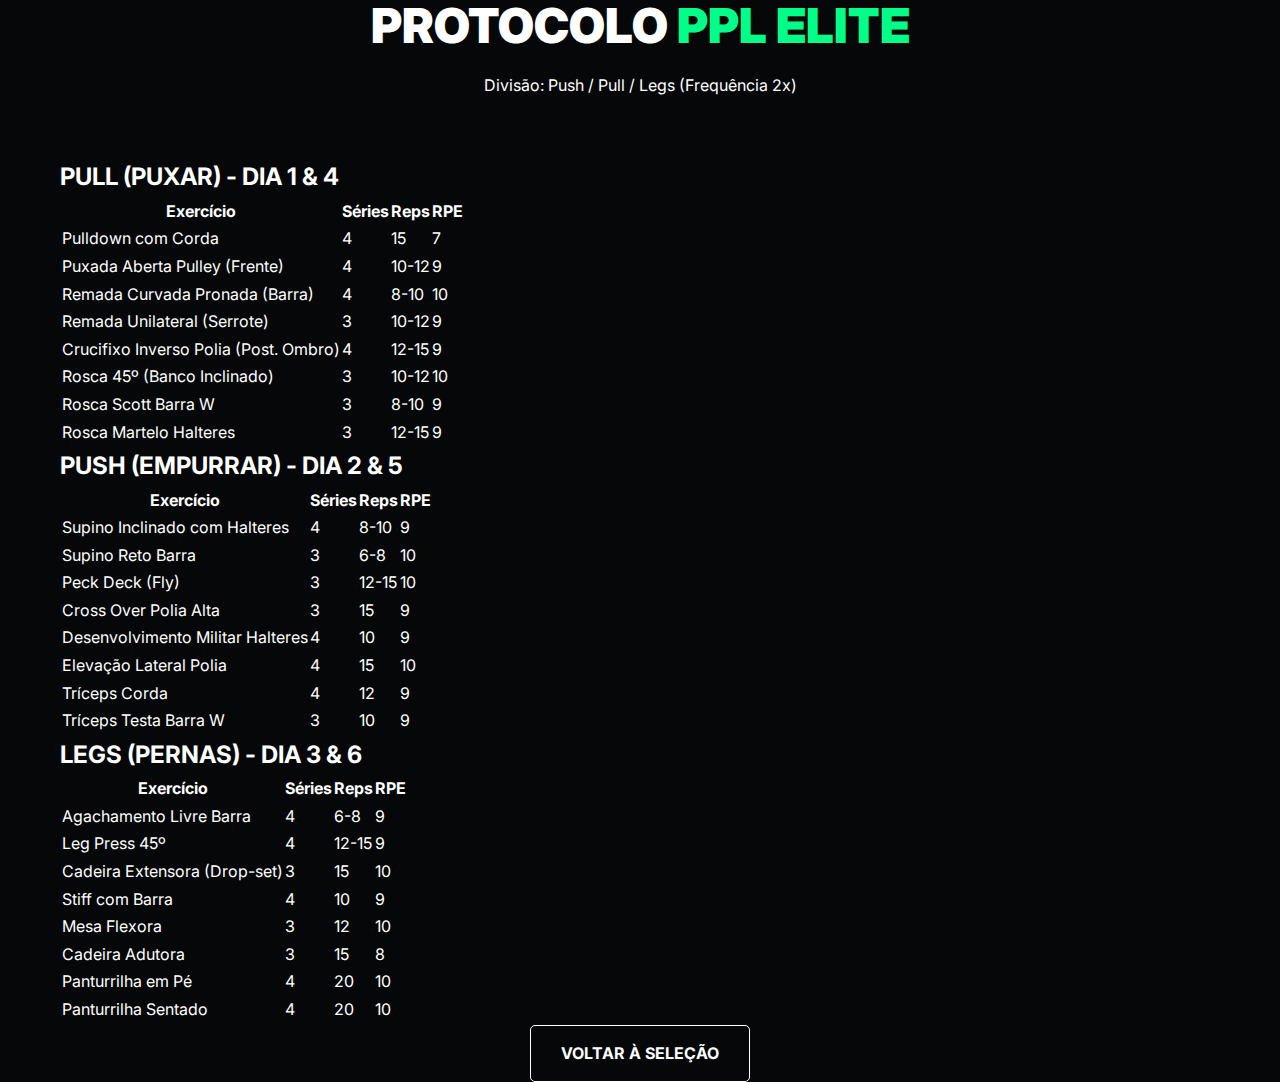
<file: treino-ppl.html>
<!DOCTYPE html>
<html lang="pt-br">
<head>
    <meta charset="UTF-8">
    <title>Protocolo PPL Pro | Semana Completa</title>
    <link rel="stylesheet" href="css/style.css">
</head>
<body class="treino-page container">
    <header style="text-align: center; margin-bottom: 60px;">
        <h1 style="font-size: 3rem;">PROTOCOLO <span class="highlight">PPL ELITE</span></h1>
        <p>Divisão: Push / Pull / Legs (Frequência 2x)</p>
    </header>

    <div class="dia-bloco">
        <h2>PULL (PUXAR) - DIA 1 & 4</h2>
        <table>
            <thead><tr><th>Exercício</th><th>Séries</th><th>Reps</th><th>RPE</th></tr></thead>
            <tbody>
                <tr><td>Pulldown com Corda</td><td>4</td><td>15</td><td>7</td></tr>
                <tr><td>Puxada Aberta Pulley (Frente)</td><td>4</td><td>10-12</td><td>9</td></tr>
                <tr><td>Remada Curvada Pronada (Barra)</td><td>4</td><td>8-10</td><td>10</td></tr>
                <tr><td>Remada Unilateral (Serrote)</td><td>3</td><td>10-12</td><td>9</td></tr>
                <tr><td>Crucifixo Inverso Polia (Post. Ombro)</td><td>4</td><td>12-15</td><td>9</td></tr>
                <tr><td>Rosca 45º (Banco Inclinado)</td><td>3</td><td>10-12</td><td>10</td></tr>
                <tr><td>Rosca Scott Barra W</td><td>3</td><td>8-10</td><td>9</td></tr>
                <tr><td>Rosca Martelo Halteres</td><td>3</td><td>12-15</td><td>9</td></tr>
            </tbody>
        </table>
    </div>

    <div class="dia-bloco">
        <h2>PUSH (EMPURRAR) - DIA 2 & 5</h2>
        <table>
            <thead><tr><th>Exercício</th><th>Séries</th><th>Reps</th><th>RPE</th></tr></thead>
            <tbody>
                <tr><td>Supino Inclinado com Halteres</td><td>4</td><td>8-10</td><td>9</td></tr>
                <tr><td>Supino Reto Barra</td><td>3</td><td>6-8</td><td>10</td></tr>
                <tr><td>Peck Deck (Fly)</td><td>3</td><td>12-15</td><td>10</td></tr>
                <tr><td>Cross Over Polia Alta</td><td>3</td><td>15</td><td>9</td></tr>
                <tr><td>Desenvolvimento Militar Halteres</td><td>4</td><td>10</td><td>9</td></tr>
                <tr><td>Elevação Lateral Polia</td><td>4</td><td>15</td><td>10</td></tr>
                <tr><td>Tríceps Corda</td><td>4</td><td>12</td><td>9</td></tr>
                <tr><td>Tríceps Testa Barra W</td><td>3</td><td>10</td><td>9</td></tr>
            </tbody>
        </table>
    </div>

    <div class="dia-bloco">
        <h2>LEGS (PERNAS) - DIA 3 & 6</h2>
        <table>
            <thead><tr><th>Exercício</th><th>Séries</th><th>Reps</th><th>RPE</th></tr></thead>
            <tbody>
                <tr><td>Agachamento Livre Barra</td><td>4</td><td>6-8</td><td>9</td></tr>
                <tr><td>Leg Press 45º</td><td>4</td><td>12-15</td><td>9</td></tr>
                <tr><td>Cadeira Extensora (Drop-set)</td><td>3</td><td>15</td><td>10</td></tr>
                <tr><td>Stiff com Barra</td><td>4</td><td>10</td><td>9</td></tr>
                <tr><td>Mesa Flexora</td><td>3</td><td>12</td><td>10</td></tr>
                <tr><td>Cadeira Adutora</td><td>3</td><td>15</td><td>8</td></tr>
                <tr><td>Panturrilha em Pé</td><td>4</td><td>20</td><td>10</td></tr>
                <tr><td>Panturrilha Sentado</td><td>4</td><td>20</td><td>10</td></tr>
            </tbody>
        </table>
    </div>
    <center><a href="consultoria.html" class="btn-secondary">VOLTAR À SELEÇÃO</a></center>
</body>
</html>
</file>
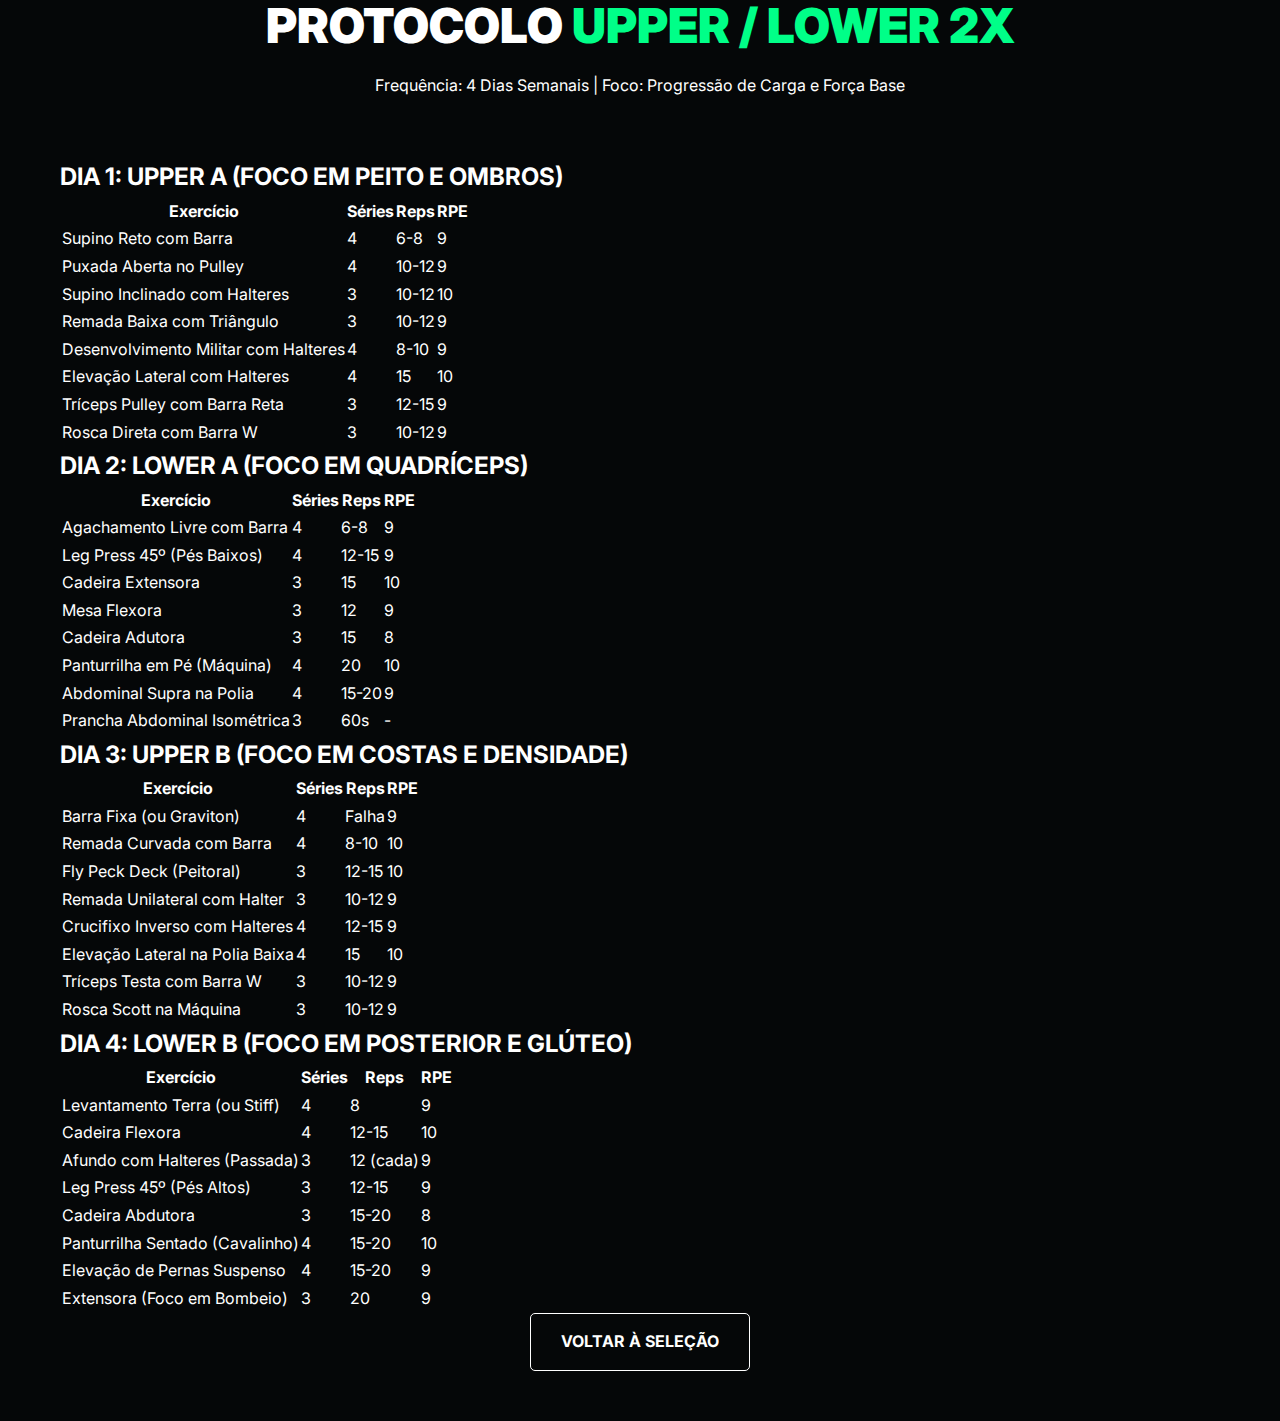
<file: treino-up2x.html>
<!DOCTYPE html>
<html lang="pt-br">
<head>
    <meta charset="UTF-8">
    <title>Protocolo Upper/Lower 2X | Elite Training</title>
    <link rel="stylesheet" href="css/style.css">
</head>
<body class="treino-page container">
    <header style="text-align: center; margin-bottom: 60px;">
        <h1 style="font-size: 3rem;">PROTOCOLO <span class="highlight">UPPER / LOWER 2X</span></h1>
        <p>Frequência: 4 Dias Semanais | Foco: Progressão de Carga e Força Base</p>
    </header>

    <div class="dia-bloco">
        <h2>DIA 1: UPPER A (FOCO EM PEITO E OMBROS)</h2>
        <table>
            <thead>
                <tr><th>Exercício</th><th>Séries</th><th>Reps</th><th>RPE</th></tr>
            </thead>
            <tbody>
                <tr><td>Supino Reto com Barra</td><td>4</td><td>6-8</td><td>9</td></tr>
                <tr><td>Puxada Aberta no Pulley</td><td>4</td><td>10-12</td><td>9</td></tr>
                <tr><td>Supino Inclinado com Halteres</td><td>3</td><td>10-12</td><td>10</td></tr>
                <tr><td>Remada Baixa com Triângulo</td><td>3</td><td>10-12</td><td>9</td></tr>
                <tr><td>Desenvolvimento Militar com Halteres</td><td>4</td><td>8-10</td><td>9</td></tr>
                <tr><td>Elevação Lateral com Halteres</td><td>4</td><td>15</td><td>10</td></tr>
                <tr><td>Tríceps Pulley com Barra Reta</td><td>3</td><td>12-15</td><td>9</td></tr>
                <tr><td>Rosca Direta com Barra W</td><td>3</td><td>10-12</td><td>9</td></tr>
            </tbody>
        </table>
    </div>

    <div class="dia-bloco">
        <h2>DIA 2: LOWER A (FOCO EM QUADRÍCEPS)</h2>
        <table>
            <thead>
                <tr><th>Exercício</th><th>Séries</th><th>Reps</th><th>RPE</th></tr>
            </thead>
            <tbody>
                <tr><td>Agachamento Livre com Barra</td><td>4</td><td>6-8</td><td>9</td></tr>
                <tr><td>Leg Press 45º (Pés Baixos)</td><td>4</td><td>12-15</td><td>9</td></tr>
                <tr><td>Cadeira Extensora</td><td>3</td><td>15</td><td>10</td></tr>
                <tr><td>Mesa Flexora</td><td>3</td><td>12</td><td>9</td></tr>
                <tr><td>Cadeira Adutora</td><td>3</td><td>15</td><td>8</td></tr>
                <tr><td>Panturrilha em Pé (Máquina)</td><td>4</td><td>20</td><td>10</td></tr>
                <tr><td>Abdominal Supra na Polia</td><td>4</td><td>15-20</td><td>9</td></tr>
                <tr><td>Prancha Abdominal Isométrica</td><td>3</td><td>60s</td><td>-</td></tr>
            </tbody>
        </table>
    </div>

    <div class="dia-bloco">
        <h2>DIA 3: UPPER B (FOCO EM COSTAS E DENSIDADE)</h2>
        <table>
            <thead>
                <tr><th>Exercício</th><th>Séries</th><th>Reps</th><th>RPE</th></tr>
            </thead>
            <tbody>
                <tr><td>Barra Fixa (ou Graviton)</td><td>4</td><td>Falha</td><td>9</td></tr>
                <tr><td>Remada Curvada com Barra</td><td>4</td><td>8-10</td><td>10</td></tr>
                <tr><td>Fly Peck Deck (Peitoral)</td><td>3</td><td>12-15</td><td>10</td></tr>
                <tr><td>Remada Unilateral com Halter</td><td>3</td><td>10-12</td><td>9</td></tr>
                <tr><td>Crucifixo Inverso com Halteres</td><td>4</td><td>12-15</td><td>9</td></tr>
                <tr><td>Elevação Lateral na Polia Baixa</td><td>4</td><td>15</td><td>10</td></tr>
                <tr><td>Tríceps Testa com Barra W</td><td>3</td><td>10-12</td><td>9</td></tr>
                <tr><td>Rosca Scott na Máquina</td><td>3</td><td>10-12</td><td>9</td></tr>
            </tbody>
        </table>
    </div>

    <div class="dia-bloco">
        <h2>DIA 4: LOWER B (FOCO EM POSTERIOR E GLÚTEO)</h2>
        <table>
            <thead>
                <tr><th>Exercício</th><th>Séries</th><th>Reps</th><th>RPE</th></tr>
            </thead>
            <tbody>
                <tr><td>Levantamento Terra (ou Stiff)</td><td>4</td><td>8</td><td>9</td></tr>
                <tr><td>Cadeira Flexora</td><td>4</td><td>12-15</td><td>10</td></tr>
                <tr><td>Afundo com Halteres (Passada)</td><td>3</td><td>12 (cada)</td><td>9</td></tr>
                <tr><td>Leg Press 45º (Pés Altos)</td><td>3</td><td>12-15</td><td>9</td></tr>
                <tr><td>Cadeira Abdutora</td><td>3</td><td>15-20</td><td>8</td></tr>
                <tr><td>Panturrilha Sentado (Cavalinho)</td><td>4</td><td>15-20</td><td>10</td></tr>
                <tr><td>Elevação de Pernas Suspenso</td><td>4</td><td>15-20</td><td>9</td></tr>
                <tr><td>Extensora (Foco em Bombeio)</td><td>3</td><td>20</td><td>9</td></tr>
            </tbody>
        </table>
    </div>

    <center style="margin-bottom: 50px;">
        <a href="consultoria.html" class="btn-secondary">VOLTAR À SELEÇÃO</a>
    </center>
</body>
</html>
</file>
<file: css/style.css>
@import url('https://fonts.googleapis.com/css2?family=Inter:wght@400;700;900&display=swap');

:root {
    --bg-black: #050708;
    --card-bg: #0d1117;
    --neon-green: #00ff88;
    --text-white: #ffffff;
    --text-gray: #888888;
    --border: #1f2933;
}

* { margin: 0; padding: 0; box-sizing: border-box; font-family: 'Inter', sans-serif; scroll-behavior: smooth; }
body { background-color: var(--bg-black); color: var(--text-white); line-height: 1.6; overflow-x: hidden; }

/* Título Inteligente: Grande no PC, Ajustado no Celular */
h1 { 
    font-size: clamp(2.5rem, 8vw, 5rem); 
    font-weight: 900; 
    line-height: 1.1; 
    text-transform: uppercase;
    margin-bottom: 20px;
}
.highlight { color: var(--neon-green); }

/* Containers */
.container { width: 100%; max-width: 1200px; margin: 0 auto; padding: 0 20px; }
.full-center { display: flex; justify-content: center; align-items: center; min-height: 100vh; padding: 40px 20px; }

/* Navbar */
.navbar { display: flex; justify-content: space-between; padding: 20px 5%; align-items: center; background: rgba(10, 14, 18, 0.95); position: sticky; top: 0; z-index: 1000; border-bottom: 1px solid var(--border); }
.logo { font-weight: 900; color: var(--neon-green); font-size: 1.2rem; }

/* Botoes Profissionais */
.btn-primary { background: var(--neon-green); color: black !important; padding: 15px 35px; border-radius: 5px; text-decoration: none; font-weight: bold; transition: 0.3s; display: inline-block; border: none; cursor: pointer; text-transform: uppercase; text-align: center; }
.btn-primary:hover { box-shadow: 0 0 25px rgba(0, 255, 136, 0.5); transform: translateY(-2px); }
.btn-secondary { border: 1px solid white; color: white; padding: 15px 30px; border-radius: 5px; text-decoration: none; font-weight: bold; transition: 0.3s; display: inline-block; text-align: center; }

/* Hero Section (Ocupa a tela no PC) */
.hero { text-align: center; padding: 120px 20px; background: radial-gradient(circle at top, #0a1f16 0%, #050708 80%); width: 100%; }
.hero p { max-width: 900px; margin: 0 auto 40px; color: var(--text-gray); font-size: 1.2rem; }

/* Estatísticas */
.stats { display: flex; justify-content: center; gap: 80px; margin-top: 100px; padding-top: 60px; border-top: 1px solid var(--border); }
.stats strong { font-size: 2.5rem; color: var(--neon-green); display: block; }
.stats p { font-size: 0.8rem; color: var(--text-gray); letter-spacing: 2px; text-transform: uppercase; }

/* Metodologia Grid */
.grid-metodologia { display: grid; grid-template-columns: repeat(auto-fit, minmax(300px, 1fr)); gap: 30px; margin-top: 50px; }
.card-metodologia { background: var(--card-bg); padding: 50px; border-radius: 20px; border: 1px solid var(--border); text-align: left; }

/* Formulários */
.form-card { background: var(--card-bg); padding: 60px; border-radius: 25px; border: 1px solid var(--border); width: 100%; max-width: 650px; text-align: center; }
.input-group { margin-bottom: 30px; text-align: left; }
.input-group label { display: block; color: var(--neon-green); font-weight: bold; margin-bottom: 10px; font-size: 0.9rem; }
input { width: 100%; padding: 18px; background: #050708; border: 1px solid var(--border); border-radius: 10px; color: white; font-size: 1rem; }

.radio-option { display: block; background: #161b22; padding: 25px; margin-bottom: 15px; border-radius: 12px; cursor: pointer; border: 1px solid var(--border); text-align: left; }

/* AJUSTES ESPECÍFICOS PARA CELULAR (A mágica acontece aqui) */
@media (max-width: 768px) {
    .stats { flex-direction: column; gap: 40px; margin-top: 60px; }
    .hero { padding: 60px 15px; }
    .hero-btns { display: flex; flex-direction: column; gap: 15px; }
    .btn-primary, .btn-secondary { width: 100%; }
    .form-card { padding: 30px 20px; }
    .navbar { padding: 15px 20px; }
}
</file>
